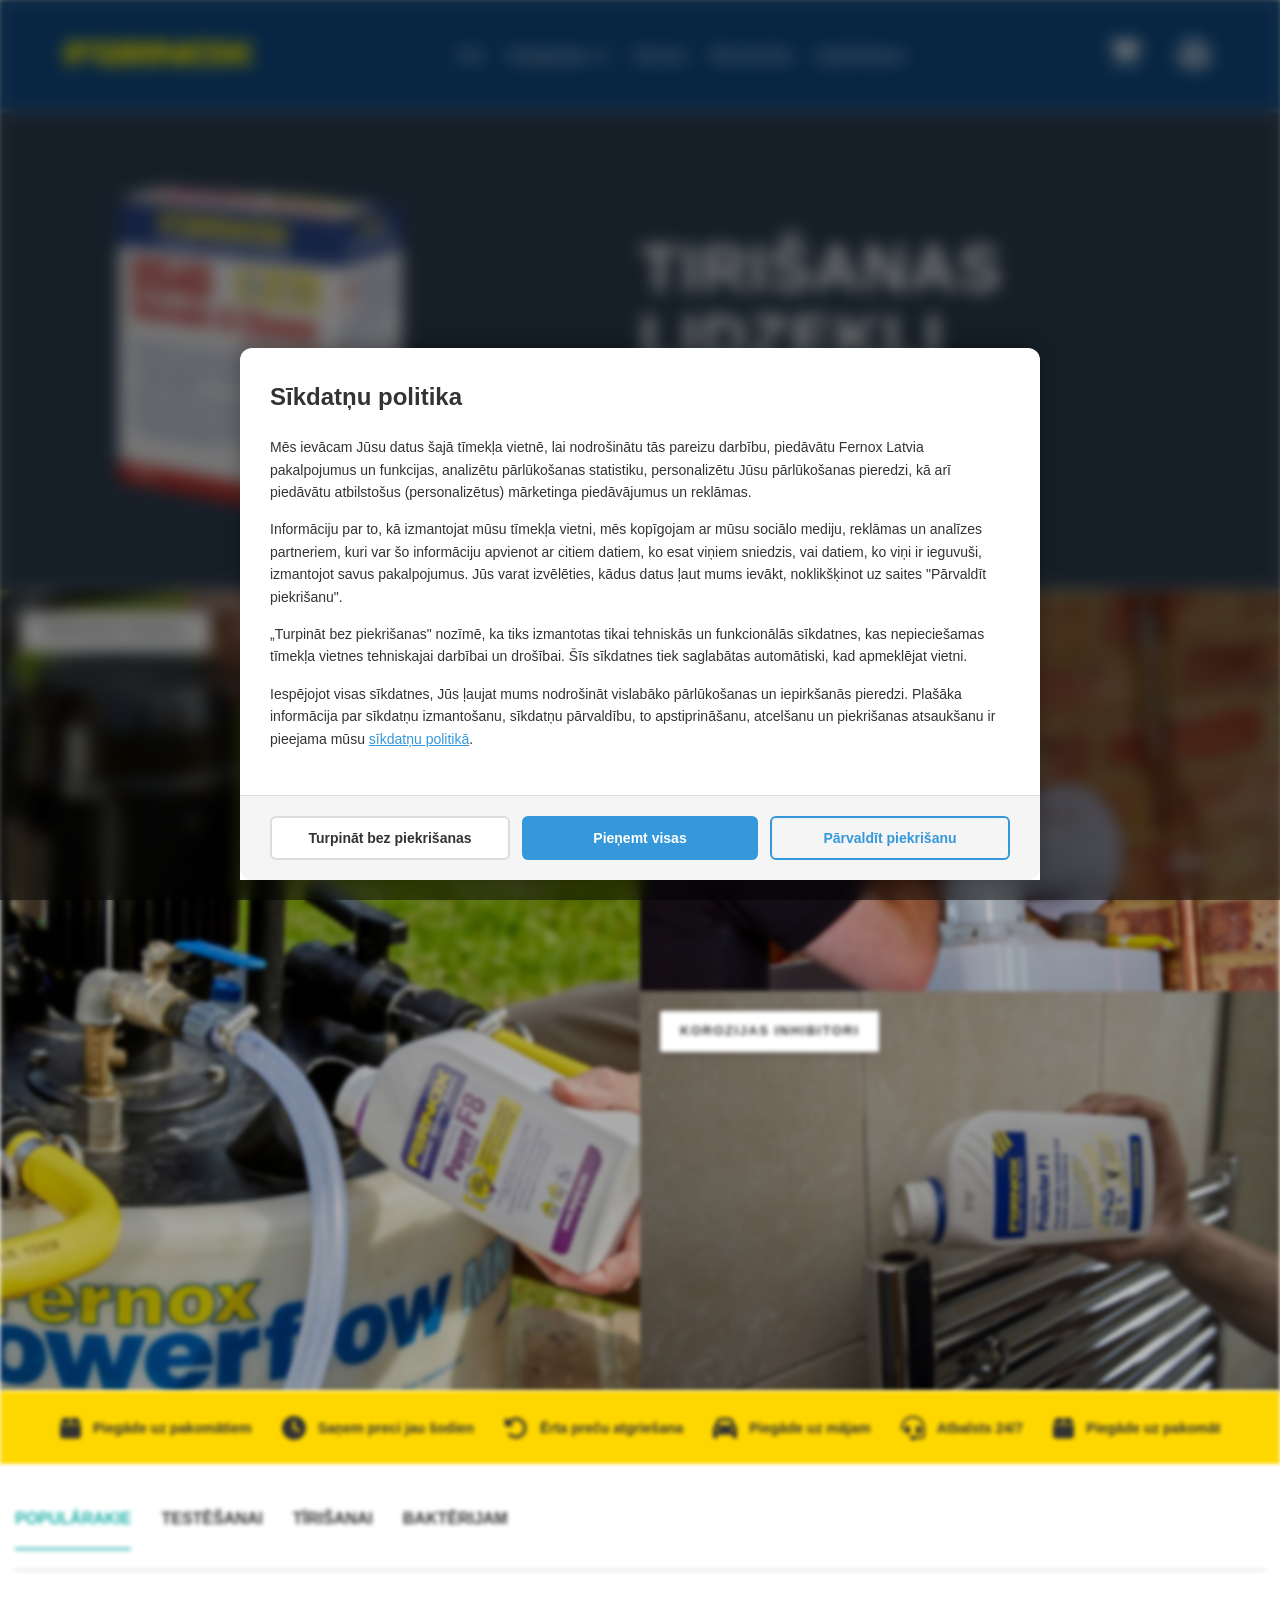
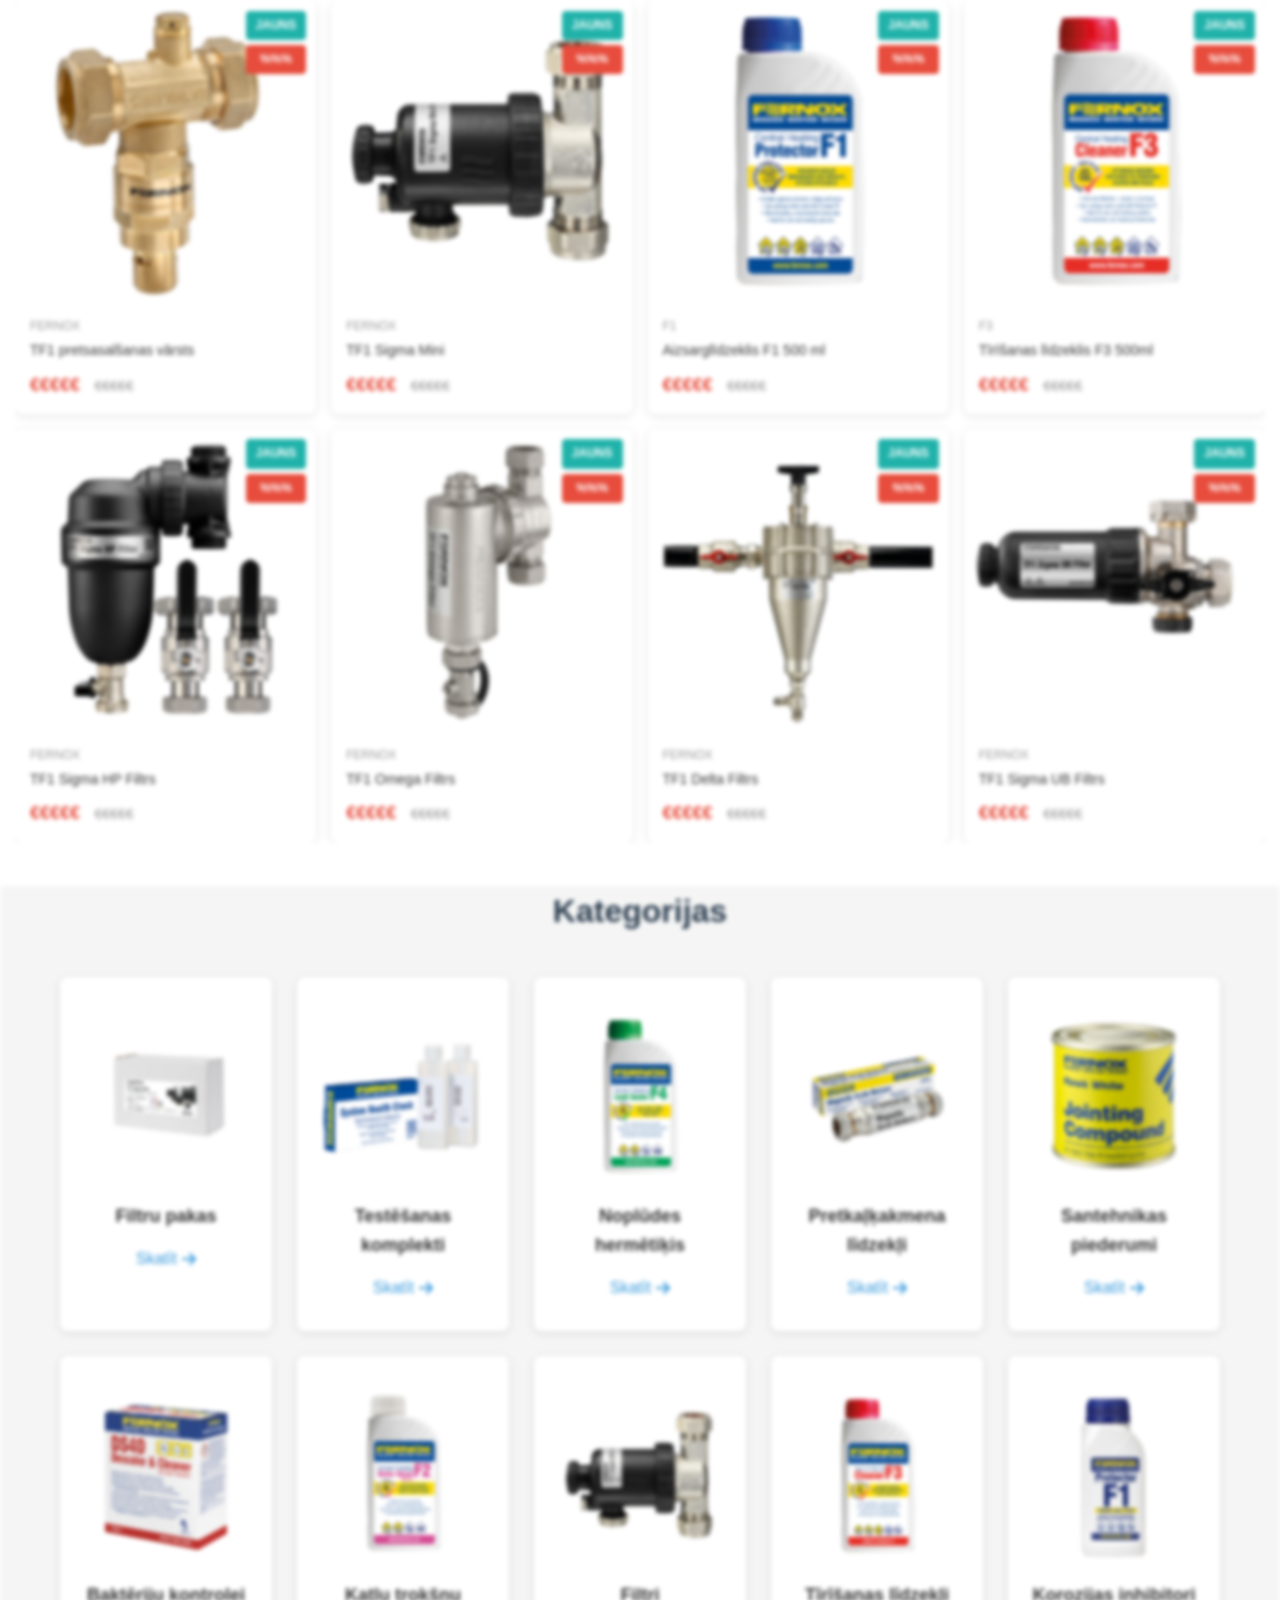
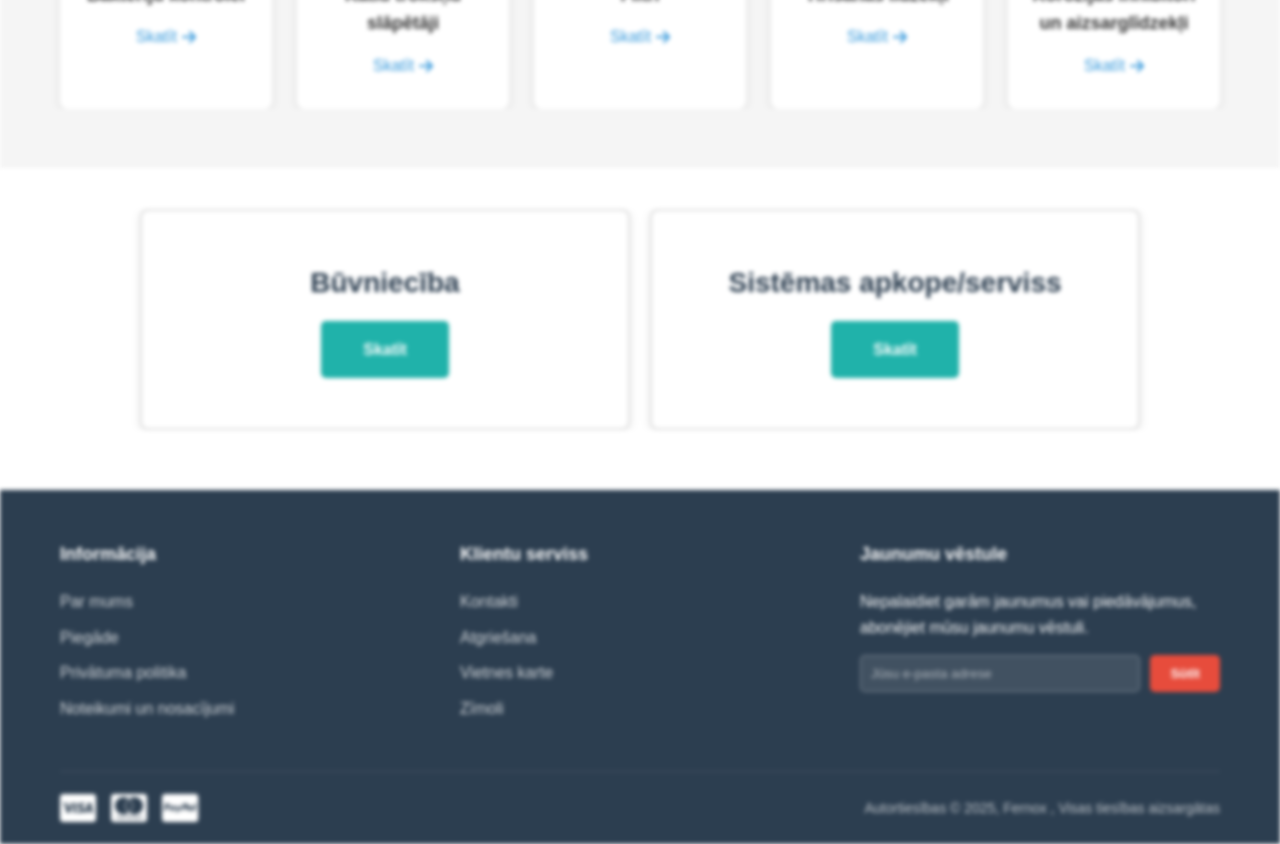
<file: index.html>
<!DOCTYPE html>
<html lang="en">
<head>
    <meta charset="UTF-8">
    <meta name="viewport" content="width=device-width, initial-scale=1.0">
    <title>Fernox Latvia</title>
    <link rel="stylesheet" href="styles.css">
    <link rel="stylesheet" href="https://cdnjs.cloudflare.com/ajax/libs/font-awesome/6.4.0/css/all.min.css">
</head>
<body>
    <!-- Header -->
    <header class="header">
        <div class="main-header">
            <div class="container">
                <div class="header-content">
                    <div class="logo">
                        <img src="fernox.png" alt="Fernox Latvia" class="logo-image">
                    </div>
                    
                    <nav class="main-nav">
                        <ul>
                            <li><a href="under-construction.html">Visi</a></li>
                            <li class="has-dropdown">
                                <a href="under-construction.html">Kategorijas <i class="fas fa-chevron-down"></i></a>
                                <ul class="dropdown">
                                    <li><a href="category-tirisanas-lidzekli.html">Tīrīšanas līdzekļi</a></li>
                                    <li><a href="under-construction.html">Filtri</a></li>
                                    <li><a href="under-construction.html">Korozijas inhibitori</a></li>
                                </ul>
                            </li>
                            <li><a href="under-construction.html">Serviss</a></li>
                            <li><a href="under-construction.html">Būvniecība</a></li>
                            <li><a href="under-construction.html">Izpārdošana</a></li>
                        </ul>
                    </nav>
                    
                    <div class="header-actions">
                        <div class="cart-icon">
                            <i class="fas fa-shopping-cart"></i>
                        </div>
                        <div class="compare-icon">
                            <i class="fas fa-balance-scale"></i>
                        </div>
                        <div class="header-menu-dropdown-wrapper">
                            <button class="header-menu-toggle">
                                <i class="fas fa-bars"></i>
                            </button>
                            <div class="header-menu-dropdown">
                                <ul>
                                    <li><a href="under-construction.html">Visi</a></li>
                                    <li><a href="under-construction.html">Kategorijas</a></li>
                                    <li><a href="under-construction.html">Serviss</a></li>
                                    <li><a href="under-construction.html">Būvniecība</a></li>
                                    <li><a href="under-construction.html">Izpārdošana</a></li>
                                </ul>
                            </div>
                        </div>
                    </div>
                </div>
            </div>
        </div>
    </header>

    <!-- Hero Banner Section -->
    <section class="hero-banner-section">
        <div class="container">
            <div class="hero-carousel-wrapper">
                <div class="hero-carousel-track">
                    <div class="hero-slide">
                        <div class="hero-banner">
                            <div class="hero-image">
                                <img src="2kg.png" alt="Tīrīšanas līdzekļi">
                            </div>
                            <div class="hero-text">
                                <h3>TIRIŠANAS LIDZEKĻI</h3>
                                <div class="hero-buttons">
                                    <a href="under-construction.html" class="btn btn-secondary">Uzzināt vairāk</a>
                                    <a href="under-construction.html" class="btn btn-primary">Iepirkties tagad</a>
                                </div>
                            </div>
                        </div>
                    </div>
                    <div class="hero-slide">
                        <div class="hero-banner">
                            <div class="hero-image">
                                <img src="filtri.png" alt="Visu veidu filtri">
                            </div>
                            <div class="hero-text">
                                <h3>Visu veidu filtri</h3>
                                <div class="hero-buttons">
                                    <a href="under-construction.html" class="btn btn-secondary">Uzzināt vairāk</a>
                                    <a href="under-construction.html" class="btn btn-primary">Iepirkties tagad</a>
                                </div>
                            </div>
                        </div>
                    </div>
                    <div class="hero-slide">
                        <div class="hero-banner">
                            <div class="hero-image hero-image-express">
                                <img src="express.png" alt="Express">
                            </div>
                            <div class="hero-text">
                                <h3>Express <span style="white-space: nowrap;">400 ml</span> klāsts</h3>
                                <div class="hero-buttons">
                                    <a href="under-construction.html" class="btn btn-secondary">Uzzināt vairāk</a>
                                    <a href="under-construction.html" class="btn btn-primary">Iepirkties tagad</a>
                                </div>
                            </div>
                        </div>
                    </div>
                </div>
            </div>
        </div>
    </section>

    <!-- Product Categories Grid Section -->
    <section class="categories-grid-section">
        <div class="categories-grid">
            <a href="category-tirisanas-lidzekli.html" style="text-decoration: none; color: inherit;">
                <div class="category-card-large">
                    <div class="category-image">
                        <img src="kategorijasbilde.jpg" alt="Tīrīšanas īdzekļi">
                        <div class="category-label">Tīrīšanas īdzekļi</div>
                    </div>
                </div>
            </a>
            <div class="category-cards-right">
                <div class="category-card-small">
                    <div class="category-image">
                        <img src="filtrs.jpg" alt="Filtri">
                        <div class="category-label">Filtri</div>
                    </div>
                </div>
                <div class="category-card-small">
                    <div class="category-image">
                        <img src="inhabitators.jpg" alt="Korozijas inhibitori">
                        <div class="category-label">Korozijas inhibitori</div>
                    </div>
                </div>
            </div>
        </div>
    </section>

    <!-- Service Features Banner -->
    <section class="service-features-banner">
        <div class="container">
            <div class="features-slider-wrapper">
                <div class="features-grid features-slider">
                    <div class="feature-item">
                        <div class="feature-icon">
                            <i class="fas fa-box"></i>
                        </div>
                        <span class="feature-text">Piegāde uz pakomātiem</span>
                    </div>
                    <div class="feature-item">
                        <div class="feature-icon">
                            <i class="fas fa-clock"></i>
                        </div>
                        <span class="feature-text">Saņem preci jau šodien</span>
                    </div>
                    <div class="feature-item">
                        <div class="feature-icon">
                            <i class="fas fa-undo-alt"></i>
                        </div>
                        <span class="feature-text">Ērta preču atgriešana</span>
                    </div>
                    <div class="feature-item">
                        <div class="feature-icon">
                            <i class="fas fa-car"></i>
                        </div>
                        <span class="feature-text">Piegāde uz mājam</span>
                    </div>
                    <div class="feature-item">
                        <div class="feature-icon">
                            <i class="fas fa-headset"></i>
                        </div>
                        <span class="feature-text">Atbalsts 24/7</span>
                    </div>
                    <!-- Duplicates for seamless loop -->
                    <div class="feature-item">
                        <div class="feature-icon">
                            <i class="fas fa-box"></i>
                        </div>
                        <span class="feature-text">Piegāde uz pakomātiem</span>
                    </div>
                    <div class="feature-item">
                        <div class="feature-icon">
                            <i class="fas fa-clock"></i>
                        </div>
                        <span class="feature-text">Saņem preci jau šodien</span>
                    </div>
                    <div class="feature-item">
                        <div class="feature-icon">
                            <i class="fas fa-undo-alt"></i>
                        </div>
                        <span class="feature-text">Ērta preču atgriešana</span>
                    </div>
                    <div class="feature-item">
                        <div class="feature-icon">
                            <i class="fas fa-car"></i>
                        </div>
                        <span class="feature-text">Piegāde uz mājam</span>
                    </div>
                    <div class="feature-item">
                        <div class="feature-icon">
                            <i class="fas fa-headset"></i>
                        </div>
                        <span class="feature-text">Atbalsts 24/7</span>
                    </div>
                </div>
            </div>
        </div>
    </section>

    <!-- Featured Products Section -->
    <section class="products-section">
        <div class="container">
            <div class="products-nav-tabs">
                <button class="nav-tab active">Populārakie</button>
                <button class="nav-tab">Testēšanai</button>
                <button class="nav-tab">Tīrišanai</button>
                <button class="nav-tab">Baktērijam</button>
            </div>
            <div class="products-grid featured-products-grid">
                <div class="product-card">
                    <div class="product-badges">
                        <span class="badge new">JAUNS</span>
                        <span class="badge discount">%%%</span>
                    </div>
                    <div class="product-image">
                        <img src="TF1 pret_sasalšanas vārsts.jpg" alt="TF1 pret­sasalšanas vārsts">
                    </div>
                    <div class="product-info">
                        <p class="product-brand">Fernox</p>
                        <h3 class="product-name">TF1 pret­sasalšanas vārsts</h3>
                        <div class="product-price">
                            <span class="current-price">€€€€€</span>
                            <span class="old-price">€€€€€</span>
                        </div>
                    </div>
                </div>

                <a href="product-tf1-sigma-mini.html" style="text-decoration: none; color: inherit;">
                    <div class="product-card">
                        <div class="product-badges">
                            <span class="badge new">JAUNS</span>
                            <span class="badge discount">%%%</span>
                        </div>
                        <div class="product-image">
                            <img src="tf1.jpg" alt="TF1 Sigma Mini">
                        </div>
                        <div class="product-info">
                            <p class="product-brand">Fernox</p>
                            <h3 class="product-name">TF1 Sigma Mini</h3>
                            <div class="product-price">
                                <span class="current-price">€€€€€</span>
                                <span class="old-price">€€€€€</span>
                            </div>
                        </div>
                    </div>
                </a>

                <div class="product-card">
                    <div class="product-badges">
                        <span class="badge new">JAUNS</span>
                        <span class="badge discount">%%%</span>
                    </div>
                    <div class="product-image">
                        <img src="f1500ml.jpg" alt="Aizsarglīdzeklis F1 500 ml">
                    </div>
                    <div class="product-info">
                        <p class="product-brand">F1</p>
                        <h3 class="product-name">Aizsarglīdzeklis F1 500 ml</h3>
                        <div class="product-price">
                            <span class="current-price">€€€€€</span>
                            <span class="old-price">€€€€€</span>
                        </div>
                    </div>
                </div>

                <div class="product-card">
                    <div class="product-badges">
                        <span class="badge new">JAUNS</span>
                        <span class="badge discount">%%%</span>
                    </div>
                    <div class="product-image">
                        <img src="f3500ml.jpg" alt="Tīrīšanas līdzeklis F3 500ml">
                    </div>
                    <div class="product-info">
                        <p class="product-brand">F3</p>
                        <h3 class="product-name">Tīrīšanas līdzeklis F3 500ml</h3>
                        <div class="product-price">
                            <span class="current-price">€€€€€</span>
                            <span class="old-price">€€€€€</span>
                        </div>
                    </div>
                </div>

                <div class="product-card">
                    <div class="product-badges">
                        <span class="badge new">JAUNS</span>
                        <span class="badge discount">%%%</span>
                    </div>
                    <div class="product-image">
                        <img src="TF1SIGMA.jpg" alt="TF1 Sigma HP Filtrs">
                    </div>
                    <div class="product-info">
                        <p class="product-brand">Fernox</p>
                        <h3 class="product-name">TF1 Sigma HP Filtrs</h3>
                        <div class="product-price">
                            <span class="current-price">€€€€€</span>
                            <span class="old-price">€€€€€</span>
                        </div>
                    </div>
                </div>

                <div class="product-card">
                    <div class="product-badges">
                        <span class="badge new">JAUNS</span>
                        <span class="badge discount">%%%</span>
                    </div>
                    <div class="product-image">
                        <img src="omega.jpg" alt="TF1 Omega Filtrs">
                    </div>
                    <div class="product-info">
                        <p class="product-brand">Fernox</p>
                        <h3 class="product-name">TF1 Omega Filtrs</h3>
                        <div class="product-price">
                            <span class="current-price">€€€€€</span>
                            <span class="old-price">€€€€€</span>
                        </div>
                    </div>
                </div>

                <div class="product-card">
                    <div class="product-badges">
                        <span class="badge new">JAUNS</span>
                        <span class="badge discount">%%%</span>
                    </div>
                    <div class="product-image">
                        <img src="delta.jpg" alt="TF1 Delta Filtrs">
                    </div>
                    <div class="product-info">
                        <p class="product-brand">Fernox</p>
                        <h3 class="product-name">TF1 Delta Filtrs</h3>
                        <div class="product-price">
                            <span class="current-price">€€€€€</span>
                            <span class="old-price">€€€€€</span>
                        </div>
                    </div>
                </div>

                <div class="product-card">
                    <div class="product-badges">
                        <span class="badge new">JAUNS</span>
                        <span class="badge discount">%%%</span>
                    </div>
                    <div class="product-image">
                        <img src="sigmaub.jpg" alt="TF1 Sigma UB Filtrs">
                    </div>
                    <div class="product-info">
                        <p class="product-brand">Fernox</p>
                        <h3 class="product-name">TF1 Sigma UB Filtrs</h3>
                        <div class="product-price">
                            <span class="current-price">€€€€€</span>
                            <span class="old-price">€€€€€</span>
                        </div>
                    </div>
                </div>
            </div>
            <div class="carousel-dots">
                <span class="dot active"></span>
                <span class="dot"></span>
            </div>
        </div>
    </section>

    <!-- Category Grid -->
    <section class="category-section">
        <div class="container">
            <h2 class="section-title">Kategorijas</h2>
            <div class="category-grid">
                <div class="category-card">
                    <div class="category-icon">
                        <img src="paka.png" alt="Filtru pakas">
                    </div>
                    <h3>Filtru pakas</h3>
                    <a href="under-construction.html" class="category-link">Skatīt <i class="fas fa-arrow-right"></i></a>
                </div>
                <div class="category-card">
                    <div class="category-icon">
                        <img src="kit.png" alt="Testēšanas komplekti">
                    </div>
                    <h3>Testēšanas komplekti</h3>
                    <a href="under-construction.html" class="category-link">Skatīt <i class="fas fa-arrow-right"></i></a>
                </div>
                <div class="category-card">
                    <div class="category-icon">
                        <img src="sealer.png" alt="Noplūdes hermētiķis">
                    </div>
                    <h3>Noplūdes hermētiķis</h3>
                    <a href="under-construction.html" class="category-link">Skatīt <i class="fas fa-arrow-right"></i></a>
                </div>
                <div class="category-card">
                    <div class="category-icon">
                        <img src="pretakmens.png" alt="Pretkaļķakmena līdzekļi">
                    </div>
                    <h3>Pretkaļķakmena līdzekļi</h3>
                    <a href="under-construction.html" class="category-link">Skatīt <i class="fas fa-arrow-right"></i></a>
                </div>
                <div class="category-card">
                    <div class="category-icon">
                        <img src="santehnika.png" alt="Santehnikas piederumi">
                    </div>
                    <h3>Santehnikas piederumi</h3>
                    <a href="under-construction.html" class="category-link">Skatīt <i class="fas fa-arrow-right"></i></a>
                </div>
                <div class="category-card">
                    <div class="category-icon">
                        <img src="bakteriju.jpg" alt="Baktēriju kontrolei">
                    </div>
                    <h3>Baktēriju kontrolei</h3>
                    <a href="under-construction.html" class="category-link">Skatīt <i class="fas fa-arrow-right"></i></a>
                </div>
                <div class="category-card">
                    <div class="category-icon">
                        <img src="katls.png" alt="Katlu trokšņu slāpētāji">
                    </div>
                    <h3>Katlu trokšņu slāpētāji</h3>
                    <a href="under-construction.html" class="category-link">Skatīt <i class="fas fa-arrow-right"></i></a>
                </div>
                <div class="category-card">
                    <div class="category-icon">
                        <img src="filtri.png" alt="Filtri">
                    </div>
                    <h3>Filtri</h3>
                    <a href="under-construction.html" class="category-link">Skatīt <i class="fas fa-arrow-right"></i></a>
                </div>
                <div class="category-card">
                    <div class="category-icon">
                        <img src="f3500ml.jpg" alt="Tīrīšanas līdzekļi f3500ml">
                    </div>
                    <h3>Tīrīšanas līdzekļi</h3>
                    <a href="category-tirisanas-lidzekli.html" class="category-link">Skatīt <i class="fas fa-arrow-right"></i></a>
                </div>
                <div class="category-card">
                    <div class="category-icon">
                        <img src="aizsargs.png" alt="Korozijas inhibitori un aizsarglīdzekļi">
                    </div>
                    <h3>Korozijas inhibitori un aizsarglīdzekļi</h3>
                    <a href="under-construction.html" class="category-link">Skatīt <i class="fas fa-arrow-right"></i></a>
                </div>
            </div>
        </div>
    </section>

    <!-- Promotional Sections -->
    <section class="promo-sections">
        <div class="container">
            <div class="promo-grid">
                <div class="promo-card">
                    <h3>Būvniecība</h3>
                    <a href="under-construction.html" class="btn btn-primary">Skatīt</a>
                </div>
                <div class="promo-card">
                    <h3>Sistēmas apkope/serviss</h3>
                    <a href="under-construction.html" class="btn btn-primary">Skatīt</a>
                </div>
            </div>
        </div>
    </section>

    <!-- Footer -->
    <footer class="footer">
        <div class="container">
            <div class="footer-content">
                <div class="footer-section">
                    <h4>Informācija</h4>
                    <ul>
                        <li><a href="under-construction.html">Par mums</a></li>
                        <li><a href="under-construction.html">Piegāde</a></li>
                        <li><a href="under-construction.html">Privātuma politika</a></li>
                        <li><a href="under-construction.html">Noteikumi un nosacījumi</a></li>
                    </ul>
                </div>
                <div class="footer-section">
                    <h4>Klientu serviss</h4>
                    <ul>
                        <li><a href="under-construction.html">Kontakti</a></li>
                        <li><a href="under-construction.html">Atgriešana</a></li>
                        <li><a href="under-construction.html">Vietnes karte</a></li>
                        <li><a href="under-construction.html">Zīmoli</a></li>
                    </ul>
                </div>
                <div class="footer-section">
                    <h4>Jaunumu vēstule</h4>
                    <p>Nepalaidiet garām jaunumus vai piedāvājumus, abonējiet mūsu jaunumu vēstuli.</p>
                    <form class="newsletter-form">
                        <input type="email" placeholder="Jūsu e-pasta adrese">
                        <button type="submit">Sūtīt</button>
                    </form>
                </div>
            </div>
            <div class="footer-bottom">
                <div class="payment-methods">
                    <i class="fab fa-cc-visa"></i>
                    <i class="fab fa-cc-mastercard"></i>
                    <i class="fab fa-cc-paypal"></i>
                </div>
                <p class="copyright">Autortiesības © 2025, Fernox , Visas tiesības aizsargātas</p>
            </div>
        </div>
    </footer>

    <!-- Cookie Disclaimer Popup -->
    <div class="cookie-popup-overlay" id="cookieOverlay">
        <div class="cookie-popup">
            <div class="cookie-popup-content">
                <h3>Sīkdatņu politika</h3>
                <p>Mēs ievācam Jūsu datus šajā tīmekļa vietnē, lai nodrošinātu tās pareizu darbību, piedāvātu Fernox Latvia pakalpojumus un funkcijas, analizētu pārlūkošanas statistiku, personalizētu Jūsu pārlūkošanas pieredzi, kā arī piedāvātu atbilstošus (personalizētus) mārketinga piedāvājumus un reklāmas.</p>
                <p>Informāciju par to, kā izmantojat mūsu tīmekļa vietni, mēs kopīgojam ar mūsu sociālo mediju, reklāmas un analīzes partneriem, kuri var šo informāciju apvienot ar citiem datiem, ko esat viņiem sniedzis, vai datiem, ko viņi ir ieguvuši, izmantojot savus pakalpojumus. Jūs varat izvēlēties, kādus datus ļaut mums ievākt, noklikšķinot uz saites "Pārvaldīt piekrišanu".</p>
                <p>„Turpināt bez piekrišanas" nozīmē, ka tiks izmantotas tikai tehniskās un funkcionālās sīkdatnes, kas nepieciešamas tīmekļa vietnes tehniskajai darbībai un drošībai. Šīs sīkdatnes tiek saglabātas automātiski, kad apmeklējat vietni.</p>
                <p>Iespējojot visas sīkdatnes, Jūs ļaujat mums nodrošināt vislabāko pārlūkošanas un iepirkšanās pieredzi. Plašāka informācija par sīkdatņu izmantošanu, sīkdatņu pārvaldību, to apstiprināšanu, atcelšanu un piekrišanas atsaukšanu ir pieejama mūsu <a href="under-construction.html" class="cookie-link">sīkdatņu politikā</a>.</p>
            </div>
            <div class="cookie-popup-buttons">
                <button class="cookie-btn cookie-btn-secondary" id="cookieReject">Turpināt bez piekrišanas</button>
                <button class="cookie-btn cookie-btn-primary" id="cookieAccept">Pieņemt visas</button>
                <button class="cookie-btn cookie-btn-manage" id="cookieManage">Pārvaldīt piekrišanu</button>
            </div>
        </div>
    </div>

    <script src="script.js"></script>
</body>
</html>
</file>
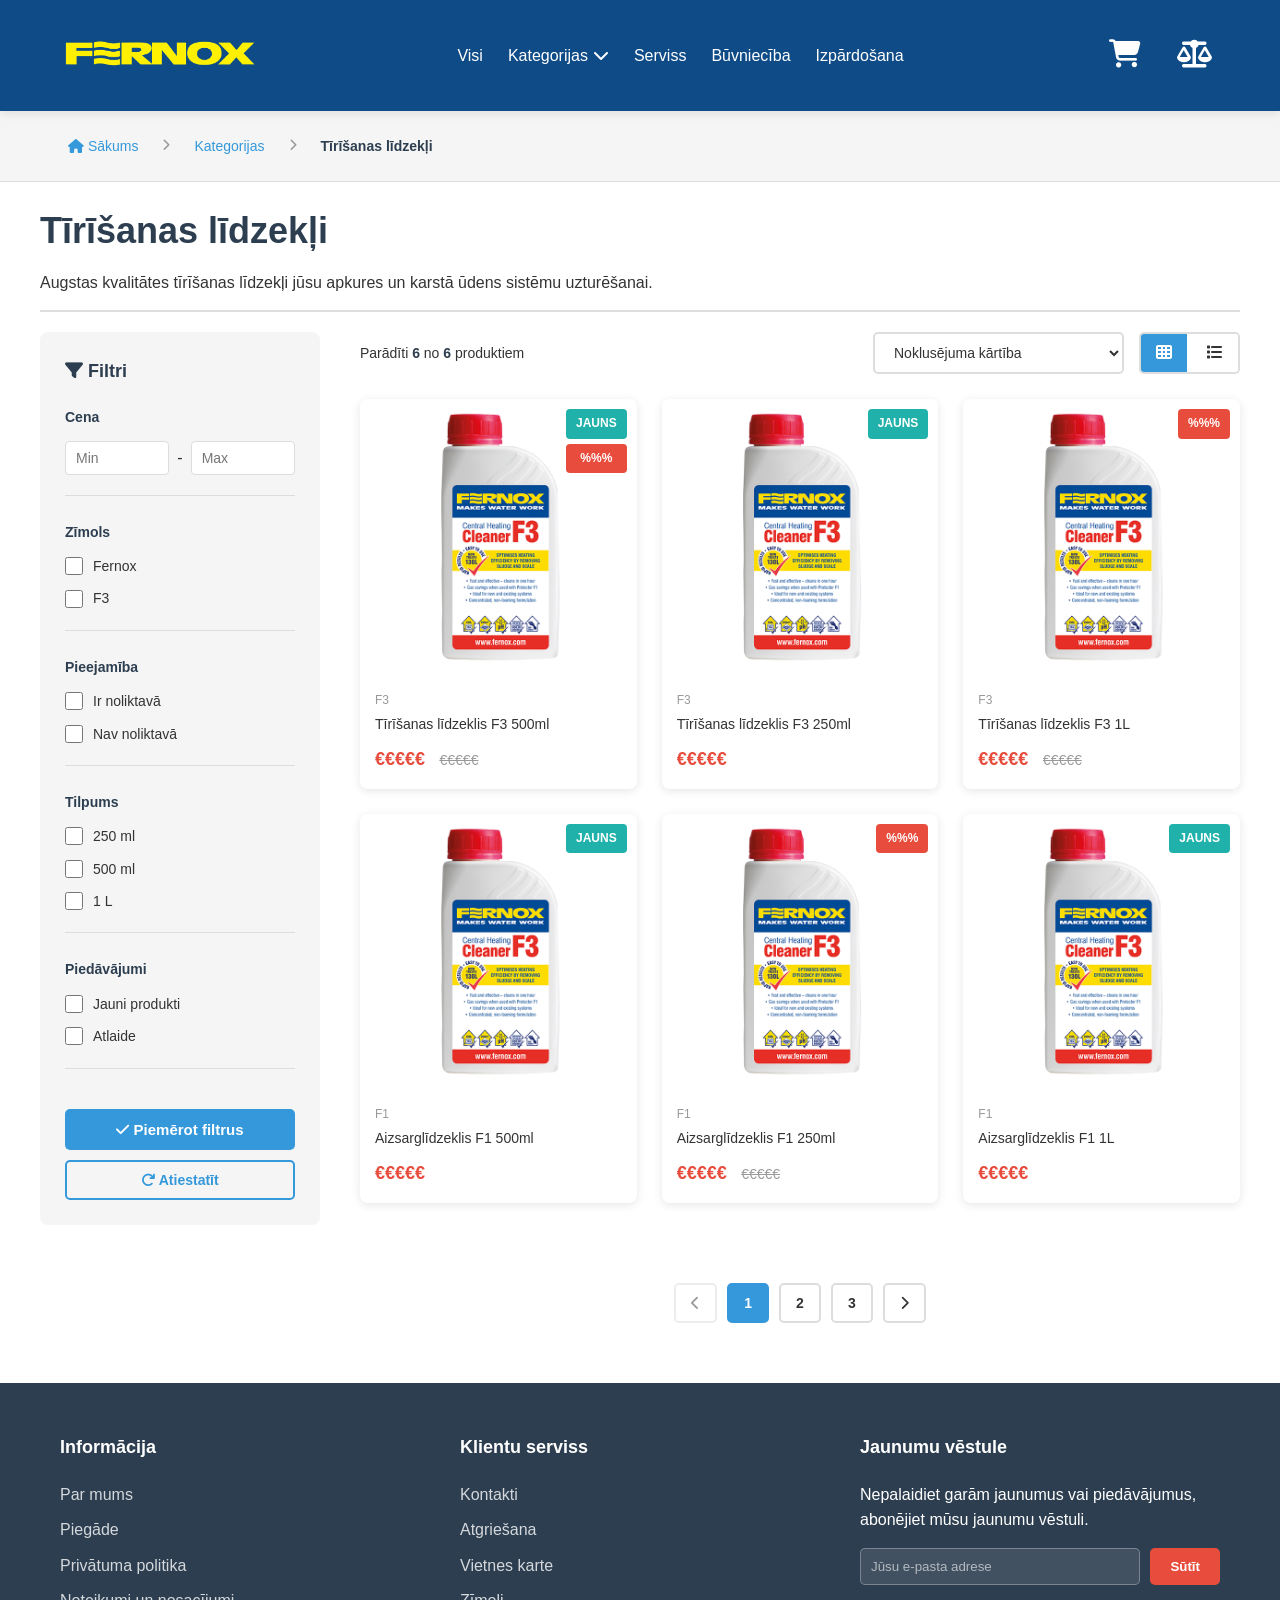
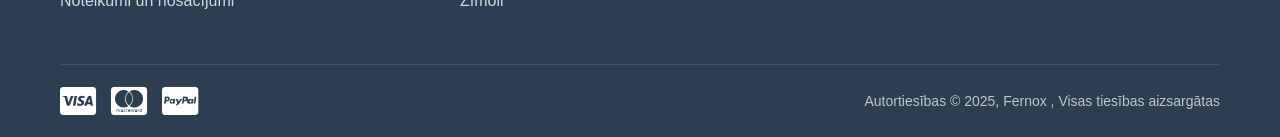
<file: category-tirisanas-lidzekli.html>
<!DOCTYPE html>
<html lang="lv">
<head>
    <meta charset="UTF-8">
    <meta name="viewport" content="width=device-width, initial-scale=1.0">
    <title>Tīrīšanas līdzekļi - Fernox Latvia</title>
    <link rel="stylesheet" href="styles.css">
    <link rel="stylesheet" href="https://cdnjs.cloudflare.com/ajax/libs/font-awesome/6.4.0/css/all.min.css">
    <style>
        .category-page {
            padding: 20px 0 60px 0;
            background: var(--white);
        }

        .category-page .container {
            max-width: 1600px;
            padding: 0 40px;
        }

        .breadcrumb-section {
            padding: 20px 0;
            background: var(--light-gray);
            border-bottom: 1px solid var(--border-color);
        }

        .breadcrumb {
            display: flex;
            align-items: center;
            gap: 12px;
            font-size: 14px;
            flex-wrap: wrap;
        }

        .breadcrumb a {
            color: var(--secondary-color);
            text-decoration: none;
            font-weight: 500;
            transition: color 0.3s;
            padding: 4px 8px;
            border-radius: 4px;
        }

        .breadcrumb a:hover {
            color: var(--primary-color);
            background: rgba(52, 152, 219, 0.1);
            text-decoration: none;
        }

        .breadcrumb span.separator {
            color: #999;
            font-size: 12px;
            margin: 0 4px;
        }

        .breadcrumb span.current {
            color: var(--primary-color);
            font-weight: 600;
            padding: 4px 8px;
        }

        .category-header {
            margin: 0 0 20px 0;
            padding-bottom: 15px;
            border-bottom: 2px solid var(--border-color);
        }

        .category-header h1 {
            font-size: 36px;
            color: var(--primary-color);
            margin-bottom: 10px;
            font-weight: 700;
        }

        .category-header p {
            font-size: 16px;
            color: var(--text-color);
            line-height: 1.6;
        }

        .category-content-wrapper {
            display: grid;
            grid-template-columns: 280px 1fr;
            gap: 40px;
            margin-top: 0;
        }

        /* Filters Sidebar */
        .filters-sidebar {
            background: var(--light-gray);
            padding: 25px;
            border-radius: 8px;
            height: fit-content;
            position: sticky;
            top: 100px;
        }

        .filters-sidebar h3 {
            font-size: 18px;
            color: var(--primary-color);
            margin-bottom: 20px;
            font-weight: 600;
        }

        .filters-sidebar .close-filters {
            display: none;
        }

        .filter-group {
            margin-bottom: 25px;
            padding-bottom: 20px;
            border-bottom: 1px solid var(--border-color);
        }

        .filter-group:last-child {
            border-bottom: none;
            margin-bottom: 0;
            padding-bottom: 0;
        }

        .filter-group label {
            display: block;
            font-size: 14px;
            font-weight: 600;
            color: var(--primary-color);
            margin-bottom: 12px;
        }

        .filter-options {
            display: flex;
            flex-direction: column;
            gap: 10px;
        }

        @media (max-width: 1024px) {
            .filters-sidebar .filter-group {
                margin-bottom: 10px;
                padding-bottom: 8px;
            }

            .filters-sidebar .filter-group label {
                font-size: 12px;
                margin-bottom: 6px;
            }

            .filters-sidebar .filter-options {
                gap: 6px;
            }

            .filters-sidebar .filter-option {
                gap: 6px;
            }

            .filters-sidebar .filter-option label {
                font-size: 12px;
            }

            .filters-sidebar .filter-apply-btn,
            .filters-sidebar .filter-reset-btn {
                padding: 8px;
                font-size: 13px;
                margin-top: 8px;
            }

            .filters-sidebar .filter-reset-btn {
                margin-top: 6px;
            }

            .filters-sidebar .filter-price-range {
                gap: 4px;
            }

            .filters-sidebar .filter-price-range input {
                padding: 5px 6px;
                font-size: 12px;
                min-width: 0;
                flex: 1 1 0;
            }

            .filters-sidebar .filter-price-range span {
                flex-shrink: 0;
                font-size: 12px;
                color: var(--text-color);
            }
            
            .filters-sidebar .filter-option input[type="checkbox"] {
                width: 16px;
                height: 16px;
                flex-shrink: 0;
            }
        }

        .filter-option {
            display: flex;
            align-items: center;
            gap: 10px;
        }

        .filter-option input[type="checkbox"],
        .filter-option input[type="radio"] {
            width: 18px;
            height: 18px;
            cursor: pointer;
            accent-color: var(--secondary-color);
        }

        .filter-option label {
            font-size: 14px;
            font-weight: 400;
            color: var(--text-color);
            cursor: pointer;
            margin: 0;
            flex: 1;
        }

        .filter-price-range {
            display: flex;
            gap: 8px;
            align-items: center;
        }

        .filter-price-range input {
            flex: 1;
            padding: 8px 10px;
            border: 1px solid var(--border-color);
            border-radius: 4px;
            font-size: 14px;
            min-width: 0;
            width: 100%;
        }

        .filter-apply-btn {
            width: 100%;
            padding: 12px;
            background: var(--secondary-color);
            color: var(--white);
            border: none;
            border-radius: 5px;
            font-size: 15px;
            font-weight: 600;
            cursor: pointer;
            transition: all 0.3s;
            margin-top: 15px;
        }

        .filter-apply-btn:hover {
            background: #2980b9;
            transform: translateY(-2px);
            box-shadow: var(--shadow-hover);
        }

        .filter-reset-btn {
            width: 100%;
            padding: 10px;
            background: transparent;
            color: var(--secondary-color);
            border: 2px solid var(--secondary-color);
            border-radius: 5px;
            font-size: 14px;
            font-weight: 600;
            cursor: pointer;
            transition: all 0.3s;
            margin-top: 10px;
        }

        .filter-reset-btn:hover {
            background: var(--secondary-color);
            color: var(--white);
        }

        /* Products Section */
        .products-section-header {
            display: flex;
            justify-content: space-between;
            align-items: center;
            margin-bottom: 25px;
            flex-wrap: wrap;
            gap: 15px;
        }

        .products-count {
            font-size: 14px;
            color: var(--text-color);
        }

        .products-count strong {
            color: var(--primary-color);
        }

        .sort-filter-bar {
            display: flex;
            gap: 15px;
            align-items: center;
            flex-wrap: wrap;
        }

        .sort-select {
            padding: 10px 15px;
            border: 2px solid var(--border-color);
            border-radius: 5px;
            font-size: 14px;
            background: var(--white);
            color: var(--text-color);
            cursor: pointer;
            transition: border-color 0.3s;
        }

        .sort-select:hover,
        .sort-select:focus {
            border-color: var(--secondary-color);
            outline: none;
        }

        .view-toggle {
            display: flex;
            gap: 5px;
            border: 2px solid var(--border-color);
            border-radius: 5px;
            overflow: hidden;
        }

        .view-toggle button {
            padding: 10px 15px;
            background: var(--white);
            border: none;
            cursor: pointer;
            color: var(--text-color);
            transition: all 0.3s;
            font-size: 16px;
        }

        .view-toggle button.active {
            background: var(--secondary-color);
            color: var(--white);
        }

        .view-toggle button:hover {
            background: var(--light-gray);
        }

        .view-toggle button.active:hover {
            background: #2980b9;
        }

        .products-grid {
            display: grid;
            grid-template-columns: repeat(auto-fill, minmax(250px, 1fr));
            gap: 25px;
            margin-bottom: 40px;
        }

        /* Pagination */
        .pagination {
            display: flex;
            justify-content: center;
            align-items: center;
            gap: 10px;
            margin: 40px 0 0 0;
            padding: 0;
            flex-wrap: wrap;
            width: auto;
            text-align: center;
            box-sizing: border-box;
        }

        .products-content {
            display: flex;
            flex-direction: column;
            align-items: stretch;
            width: 100%;
        }

        .pagination button,
        .pagination a {
            padding: 10px 15px;
            border: 2px solid var(--border-color);
            background: var(--white);
            color: var(--text-color);
            border-radius: 5px;
            text-decoration: none;
            font-size: 14px;
            font-weight: 600;
            cursor: pointer;
            transition: all 0.3s;
            min-width: 40px;
            text-align: center;
        }

        .pagination button:hover,
        .pagination a:hover {
            border-color: var(--secondary-color);
            background: var(--secondary-color);
            color: var(--white);
        }

        .pagination button.active,
        .pagination a.active {
            background: var(--secondary-color);
            color: var(--white);
            border-color: var(--secondary-color);
        }

        .pagination button:disabled {
            opacity: 0.5;
            cursor: not-allowed;
        }

        .pagination button:disabled:hover {
            background: var(--white);
            color: var(--text-color);
            border-color: var(--border-color);
        }

        /* Mobile Filters Toggle */
        .mobile-filters-toggle {
            display: none;
            width: 100%;
            padding: 12px 20px;
            background: var(--secondary-color);
            color: var(--white);
            border: none;
            border-radius: 5px;
            font-size: 15px;
            font-weight: 600;
            cursor: pointer;
            margin-bottom: 20px;
            transition: all 0.3s;
            position: relative;
            z-index: 100;
        }

        .mobile-filters-toggle:hover {
            background: #2980b9;
        }

        .mobile-filters-toggle i {
            margin-right: 8px;
        }

        .mobile-filters-overlay {
            display: none;
            position: fixed;
            top: 0;
            left: 0;
            width: 100%;
            height: 100%;
            background: rgba(0, 0, 0, 0.5);
            z-index: 10000;
            opacity: 0;
            transition: opacity 0.3s ease;
        }

        .mobile-filters-overlay.active {
            display: block;
            opacity: 1;
        }

        @media (max-width: 1024px) {
            .category-page .container {
                padding: 0 20px;
            }

            .category-content-wrapper {
                grid-template-columns: 1fr;
                gap: 30px;
            }

             .filters-sidebar {
                 position: fixed;
                 top: max(2cm, 20px);
                 bottom: auto;
                 left: 50%;
                 transform: translateX(-50%) scale(0.9);
                 width: min(90vw, 400px, calc(100vw - 20px));
                 max-width: calc(100vw - 20px);
                 height: auto;
                 max-height: calc(100vh - max(2cm, 20px) - 20px);
                 margin: 0;
                 background: var(--white);
                 padding: 15px;
                 border-radius: 12px;
                 z-index: 10001;
                 overflow-y: visible;
                 overflow-x: hidden;
                 opacity: 0;
                 visibility: hidden;
                 transition: all 0.3s ease;
                 box-shadow: 0 10px 40px rgba(0, 0, 0, 0.3);
                 display: flex;
                 flex-direction: column;
                 box-sizing: border-box;
             }

            .filters-sidebar.active {
                opacity: 1;
                visibility: visible;
                transform: translateX(-50%) scale(1);
            }
            
            /* Ensure filters sidebar doesn't exceed viewport on small devices */
            @media (max-height: 700px) {
                .filters-sidebar {
                    padding: 12px;
                    top: max(2cm, 20px);
                    max-height: calc(100vh - max(2cm, 20px) - 20px);
                }
                
                .filters-sidebar .filter-group {
                    margin-bottom: 8px;
                    padding-bottom: 6px;
                }
                
                .filters-sidebar .filter-options {
                    gap: 5px;
                }
            }
            
            @media (max-height: 600px) {
                .filters-sidebar {
                    padding: 10px;
                    top: max(2cm, 20px);
                    max-height: calc(100vh - max(2cm, 20px) - 20px);
                }
                
                .filters-sidebar .filter-group {
                    margin-bottom: 6px;
                    padding-bottom: 5px;
                }
                
                .filters-sidebar .filter-group label {
                    font-size: 11px;
                    margin-bottom: 4px;
                }
                
                .filters-sidebar .filter-options {
                    gap: 4px;
                }
                
                .filters-sidebar .filter-option label {
                    font-size: 11px;
                }
                
                .filters-sidebar .filter-apply-btn,
                .filters-sidebar .filter-reset-btn {
                    padding: 6px;
                    font-size: 12px;
                    margin-top: 6px;
                }
            }
            
            @media (max-height: 500px) {
                .filters-sidebar {
                    padding: 8px;
                    top: max(2cm, 20px);
                    max-height: calc(100vh - max(2cm, 20px) - 20px);
                }
                
                .filters-sidebar .filter-group {
                    margin-bottom: 5px;
                    padding-bottom: 4px;
                }
                
                .filters-sidebar .filter-group label {
                    font-size: 10px;
                    margin-bottom: 3px;
                }
                
                .filters-sidebar .filter-options {
                    gap: 3px;
                }
                
                .filters-sidebar .filter-option label {
                    font-size: 10px;
                }
                
                .filters-sidebar .filter-apply-btn,
                .filters-sidebar .filter-reset-btn {
                    padding: 5px;
                    font-size: 11px;
                    margin-top: 5px;
                }
            }
            
            @media (max-width: 480px) {
                .filters-sidebar {
                    width: min(95vw, calc(100vw - 10px));
                    padding: 15px;
                }
            }

            .filters-sidebar h3 {
                display: flex;
                justify-content: space-between;
                align-items: center;
                margin-bottom: 10px;
                padding-bottom: 8px;
                border-bottom: 2px solid var(--border-color);
                font-size: 15px;
            }

            .filters-sidebar .close-filters {
                display: flex;
                background: none;
                border: none;
                font-size: 24px;
                color: var(--text-color);
                cursor: pointer;
                padding: 0;
                width: 30px;
                height: 30px;
                align-items: center;
                justify-content: center;
                border-radius: 50%;
                transition: all 0.3s;
                flex-shrink: 0;
            }

            .filters-sidebar .close-filters:hover {
                background: var(--light-gray);
                color: var(--primary-color);
            }

            .mobile-filters-toggle {
                display: block;
            }

            .products-grid {
                grid-template-columns: repeat(auto-fill, minmax(200px, 1fr));
                gap: 20px;
            }
        }

        @media (max-width: 768px) {
            .category-header h1 {
                font-size: 28px;
            }

            .products-section-header {
                flex-direction: column;
                align-items: flex-start;
            }

            .products-grid {
                grid-template-columns: repeat(auto-fill, minmax(160px, 1fr));
                gap: 15px;
            }

            .view-toggle {
                width: 100%;
            }

            .view-toggle button {
                flex: 1;
            }
        }

        /* Shopify integration classes */
        .shopify-collection-id {
            display: none;
        }
    </style>
</head>
<body>
    <!-- Header -->
    <header class="header">
        <div class="main-header">
            <div class="container">
                <div class="header-content">
                    <div class="logo">
                        <a href="index.html">
                            <img src="fernox.png" alt="Fernox Latvia" class="logo-image">
                        </a>
                    </div>
                    
                    <nav class="main-nav">
                        <ul>
                            <li><a href="index.html">Visi</a></li>
                            <li class="has-dropdown">
                                <a href="under-construction.html">Kategorijas <i class="fas fa-chevron-down"></i></a>
                                <ul class="dropdown">
                                    <li><a href="category-tirisanas-lidzekli.html">Tīrīšanas līdzekļi</a></li>
                                    <li><a href="under-construction.html">Filtri</a></li>
                                    <li><a href="under-construction.html">Korozijas inhibitori</a></li>
                                </ul>
                            </li>
                            <li><a href="under-construction.html">Serviss</a></li>
                            <li><a href="under-construction.html">Būvniecība</a></li>
                            <li><a href="under-construction.html">Izpārdošana</a></li>
                        </ul>
                    </nav>
                    
                    <div class="header-actions">
                        <div class="cart-icon">
                            <i class="fas fa-shopping-cart"></i>
                        </div>
                        <div class="compare-icon">
                            <i class="fas fa-balance-scale"></i>
                        </div>
                    </div>
                </div>
            </div>
        </div>
    </header>

    <!-- Breadcrumb -->
    <section class="breadcrumb-section">
        <div class="container">
            <div class="breadcrumb">
                <a href="index.html">
                    <i class="fas fa-home"></i> Sākums
                </a>
                <span class="separator">
                    <i class="fas fa-chevron-right"></i>
                </span>
                <a href="under-construction.html">Kategorijas</a>
                <span class="separator">
                    <i class="fas fa-chevron-right"></i>
                </span>
                <span class="current">Tīrīšanas līdzekļi</span>
            </div>
        </div>
    </section>

    <!-- Category Page -->
    <section class="category-page">
        <div class="container">
            <div class="category-header">
                <h1>Tīrīšanas līdzekļi</h1>
                <p>
                    Augstas kvalitātes tīrīšanas līdzekļi jūsu apkures un karstā ūdens sistēmu uzturēšanai.
                </p>
            </div>

            <!-- Shopify Collection ID (hidden, for integration) -->
            <div class="shopify-collection-id" data-shopify-collection-id="TIRISANAS-LIDZEKLI"></div>

            <button class="mobile-filters-toggle" onclick="toggleMobileFilters()">
                <i class="fas fa-filter"></i> Filtri
            </button>

            <!-- Mobile Filters Overlay -->
            <div class="mobile-filters-overlay" id="filtersOverlay" onclick="closeMobileFilters()"></div>

            <div class="category-content-wrapper">
                <!-- Filters Sidebar -->
                <aside class="filters-sidebar" id="filtersSidebar">
                    <h3>
                        <span><i class="fas fa-filter"></i> Filtri</span>
                        <button class="close-filters" onclick="closeMobileFilters()" aria-label="Close filters">
                            <i class="fas fa-times"></i>
                        </button>
                    </h3>

                    <!-- Price Filter -->
                    <div class="filter-group">
                        <label>Cena</label>
                        <div class="filter-price-range">
                            <input type="number" id="minPrice" placeholder="Min" min="0">
                            <span>-</span>
                            <input type="number" id="maxPrice" placeholder="Max" min="0">
                        </div>
                    </div>

                    <!-- Brand Filter -->
                    <div class="filter-group">
                        <label>Zīmols</label>
                        <div class="filter-options">
                            <div class="filter-option">
                                <input type="checkbox" id="brand-fernox" name="brand" value="fernox" data-shopify-filter="vendor">
                                <label for="brand-fernox">Fernox</label>
                            </div>
                            <div class="filter-option">
                                <input type="checkbox" id="brand-f3" name="brand" value="f3" data-shopify-filter="vendor">
                                <label for="brand-f3">F3</label>
                            </div>
                        </div>
                    </div>

                    <!-- Availability Filter -->
                    <div class="filter-group">
                        <label>Pieejamība</label>
                        <div class="filter-options">
                            <div class="filter-option">
                                <input type="checkbox" id="availability-in-stock" name="availability" value="in-stock" data-shopify-filter="availability">
                                <label for="availability-in-stock">Ir noliktavā</label>
                            </div>
                            <div class="filter-option">
                                <input type="checkbox" id="availability-out-of-stock" name="availability" value="out-of-stock" data-shopify-filter="availability">
                                <label for="availability-out-of-stock">Nav noliktavā</label>
                            </div>
                        </div>
                    </div>

                    <!-- Volume Filter -->
                    <div class="filter-group">
                        <label>Tilpums</label>
                        <div class="filter-options">
                            <div class="filter-option">
                                <input type="checkbox" id="volume-250ml" name="volume" value="250ml" data-shopify-filter="volume">
                                <label for="volume-250ml">250 ml</label>
                            </div>
                            <div class="filter-option">
                                <input type="checkbox" id="volume-500ml" name="volume" value="500ml" data-shopify-filter="volume">
                                <label for="volume-500ml">500 ml</label>
                            </div>
                            <div class="filter-option">
                                <input type="checkbox" id="volume-1l" name="volume" value="1l" data-shopify-filter="volume">
                                <label for="volume-1l">1 L</label>
                            </div>
                        </div>
                    </div>

                    <!-- Badge Filter -->
                    <div class="filter-group">
                        <label>Piedāvājumi</label>
                        <div class="filter-options">
                            <div class="filter-option">
                                <input type="checkbox" id="badge-new" name="badge" value="new" data-shopify-filter="tag">
                                <label for="badge-new">Jauni produkti</label>
                            </div>
                            <div class="filter-option">
                                <input type="checkbox" id="badge-sale" name="badge" value="sale" data-shopify-filter="tag">
                                <label for="badge-sale">Atlaide</label>
                            </div>
                        </div>
                    </div>

                    <button class="filter-apply-btn" onclick="applyFilters()">
                        <i class="fas fa-check"></i> Piemērot filtrus
                    </button>
                    <button class="filter-reset-btn" onclick="resetFilters()">
                        <i class="fas fa-redo"></i> Atiestatīt
                    </button>
                </aside>

                <!-- Products Section -->
                <div class="products-content">
                    <div class="products-section-header">
                        <div class="products-count">
                            Parādīti <strong id="productsCount">12</strong> no <strong id="totalProducts">12</strong> produktiem
                        </div>
                        <div class="sort-filter-bar">
                            <select class="sort-select" id="sortSelect" onchange="sortProducts()">
                                <option value="default">Noklusējuma kārtība</option>
                                <option value="price-asc">Cena: no zemākās uz augstāko</option>
                                <option value="price-desc">Cena: no augstākās uz zemāko</option>
                                <option value="name-asc">Nosaukums: A-Z</option>
                                <option value="name-desc">Nosaukums: Z-A</option>
                                <option value="newest">Jaunākie</option>
                                <option value="popular">Populārākie</option>
                            </select>
                            <div class="view-toggle">
                                <button class="active" onclick="setGridView()" aria-label="Grid view">
                                    <i class="fas fa-th"></i>
                                </button>
                                <button onclick="setListView()" aria-label="List view">
                                    <i class="fas fa-list"></i>
                                </button>
                            </div>
                        </div>
                    </div>

                    <div class="products-grid" id="productsGrid">
                        <!-- Product cards will be populated by Shopify or JavaScript -->
                        <div class="product-card" data-shopify-product-id="F3-500ML">
                            <div class="product-badges">
                                <span class="badge new">JAUNS</span>
                                <span class="badge discount">%%%</span>
                            </div>
                            <div class="product-image">
                                <img src="f3500ml.jpg" alt="Tīrīšanas līdzeklis F3 500ml">
                            </div>
                            <div class="product-info">
                                <p class="product-brand">F3</p>
                                <h3 class="product-name">Tīrīšanas līdzeklis F3 500ml</h3>
                                <div class="product-price">
                                    <span class="current-price">€€€€€</span>
                                    <span class="old-price">€€€€€</span>
                                </div>
                            </div>
                        </div>

                        <div class="product-card" data-shopify-product-id="F3-250ML">
                            <div class="product-badges">
                                <span class="badge new">JAUNS</span>
                            </div>
                            <div class="product-image">
                                <img src="f3500ml.jpg" alt="Tīrīšanas līdzeklis F3 250ml">
                            </div>
                            <div class="product-info">
                                <p class="product-brand">F3</p>
                                <h3 class="product-name">Tīrīšanas līdzeklis F3 250ml</h3>
                                <div class="product-price">
                                    <span class="current-price">€€€€€</span>
                                </div>
                            </div>
                        </div>

                        <div class="product-card" data-shopify-product-id="F3-1L">
                            <div class="product-badges">
                                <span class="badge discount">%%%</span>
                            </div>
                            <div class="product-image">
                                <img src="f3500ml.jpg" alt="Tīrīšanas līdzeklis F3 1L">
                            </div>
                            <div class="product-info">
                                <p class="product-brand">F3</p>
                                <h3 class="product-name">Tīrīšanas līdzeklis F3 1L</h3>
                                <div class="product-price">
                                    <span class="current-price">€€€€€</span>
                                    <span class="old-price">€€€€€</span>
                                </div>
                            </div>
                        </div>

                        <div class="product-card" data-shopify-product-id="F1-500ML">
                            <div class="product-badges">
                                <span class="badge new">JAUNS</span>
                            </div>
                            <div class="product-image">
                                <img src="f3500ml.jpg" alt="Aizsarglīdzeklis F1 500ml">
                            </div>
                            <div class="product-info">
                                <p class="product-brand">F1</p>
                                <h3 class="product-name">Aizsarglīdzeklis F1 500ml</h3>
                                <div class="product-price">
                                    <span class="current-price">€€€€€</span>
                                </div>
                            </div>
                        </div>

                        <div class="product-card" data-shopify-product-id="F1-250ML">
                            <div class="product-badges">
                                <span class="badge discount">%%%</span>
                            </div>
                            <div class="product-image">
                                <img src="f3500ml.jpg" alt="Aizsarglīdzeklis F1 250ml">
                            </div>
                            <div class="product-info">
                                <p class="product-brand">F1</p>
                                <h3 class="product-name">Aizsarglīdzeklis F1 250ml</h3>
                                <div class="product-price">
                                    <span class="current-price">€€€€€</span>
                                    <span class="old-price">€€€€€</span>
                                </div>
                            </div>
                        </div>

                        <div class="product-card" data-shopify-product-id="F1-1L">
                            <div class="product-badges">
                                <span class="badge new">JAUNS</span>
                            </div>
                            <div class="product-image">
                                <img src="f3500ml.jpg" alt="Aizsarglīdzeklis F1 1L">
                            </div>
                            <div class="product-info">
                                <p class="product-brand">F1</p>
                                <h3 class="product-name">Aizsarglīdzeklis F1 1L</h3>
                                <div class="product-price">
                                    <span class="current-price">€€€€€</span>
                                </div>
                            </div>
                        </div>
                    </div>

                    <!-- Pagination -->
                    <div style="width: 100%; display: flex; justify-content: center;">
                        <div class="pagination" id="pagination">
                            <button onclick="goToPage(1)" disabled>
                                <i class="fas fa-chevron-left"></i>
                            </button>
                            <button class="active" onclick="goToPage(1)">1</button>
                            <button onclick="goToPage(2)">2</button>
                            <button onclick="goToPage(3)">3</button>
                            <button onclick="goToPage(2)">
                                <i class="fas fa-chevron-right"></i>
                            </button>
                        </div>
                    </div>
                </div>
            </div>
        </div>
    </section>

    <!-- Footer -->
    <footer class="footer">
        <div class="container">
            <div class="footer-content">
                <div class="footer-section">
                    <h4>Informācija</h4>
                    <ul>
                        <li><a href="under-construction.html">Par mums</a></li>
                        <li><a href="under-construction.html">Piegāde</a></li>
                        <li><a href="under-construction.html">Privātuma politika</a></li>
                        <li><a href="under-construction.html">Noteikumi un nosacījumi</a></li>
                    </ul>
                </div>
                <div class="footer-section">
                    <h4>Klientu serviss</h4>
                    <ul>
                        <li><a href="under-construction.html">Kontakti</a></li>
                        <li><a href="under-construction.html">Atgriešana</a></li>
                        <li><a href="under-construction.html">Vietnes karte</a></li>
                        <li><a href="under-construction.html">Zīmoli</a></li>
                    </ul>
                </div>
                <div class="footer-section">
                    <h4>Jaunumu vēstule</h4>
                    <p>Nepalaidiet garām jaunumus vai piedāvājumus, abonējiet mūsu jaunumu vēstuli.</p>
                    <form class="newsletter-form">
                        <input type="email" placeholder="Jūsu e-pasta adrese">
                        <button type="submit">Sūtīt</button>
                    </form>
                </div>
            </div>
            <div class="footer-bottom">
                <div class="payment-methods">
                    <i class="fab fa-cc-visa"></i>
                    <i class="fab fa-cc-mastercard"></i>
                    <i class="fab fa-cc-paypal"></i>
                </div>
                <p class="copyright">Autortiesības © 2025, Fernox , Visas tiesības aizsargātas</p>
            </div>
        </div>
    </footer>

    <script>
        // Mobile filters toggle
        function toggleMobileFilters() {
            const sidebar = document.getElementById('filtersSidebar');
            const overlay = document.getElementById('filtersOverlay');
            const isActive = sidebar.classList.contains('active');
            
            if (isActive) {
                closeMobileFilters();
            } else {
                sidebar.classList.add('active');
                if (overlay) {
                    overlay.classList.add('active');
                }
                // Prevent body scroll when filters are open
                const scrollY = window.scrollY;
                document.body.style.position = 'fixed';
                document.body.style.width = '100%';
                document.body.style.top = `-${scrollY}px`;
                document.body.style.overflow = 'hidden';
            }
        }

        // Close mobile filters
        function closeMobileFilters() {
            const sidebar = document.getElementById('filtersSidebar');
            const overlay = document.getElementById('filtersOverlay');
            
            if (sidebar) {
                sidebar.classList.remove('active');
            }
            if (overlay) {
                overlay.classList.remove('active');
            }
            // Restore body scroll
            const scrollY = document.body.style.top;
            document.body.style.position = '';
            document.body.style.width = '';
            document.body.style.top = '';
            document.body.style.overflow = '';
            if (scrollY) {
                window.scrollTo(0, parseInt(scrollY || '0') * -1);
            }
        }

        // Filter functions
        function applyFilters() {
            const filters = {
                minPrice: document.getElementById('minPrice').value,
                maxPrice: document.getElementById('maxPrice').value,
                brands: Array.from(document.querySelectorAll('input[name="brand"]:checked')).map(cb => cb.value),
                availability: Array.from(document.querySelectorAll('input[name="availability"]:checked')).map(cb => cb.value),
                volumes: Array.from(document.querySelectorAll('input[name="volume"]:checked')).map(cb => cb.value),
                badges: Array.from(document.querySelectorAll('input[name="badge"]:checked')).map(cb => cb.value)
            };

            // Shopify integration - replace with actual Shopify filter API call
            // Example:
            // const collectionId = document.querySelector('.shopify-collection-id').getAttribute('data-shopify-collection-id');
            // fetch(`/collections/${collectionId}/products.json?${buildQueryString(filters)}`)
            //     .then(response => response.json())
            //     .then(data => {
            //         renderProducts(data.products);
            //     });

            console.log('Applied filters:', filters);
            
            // Close mobile filters
            if (window.innerWidth <= 1024) {
                closeMobileFilters();
            }
            
            // Update products count (placeholder)
            updateProductsCount();
        }

        function resetFilters() {
            // Reset all filter inputs
            document.getElementById('minPrice').value = '';
            document.getElementById('maxPrice').value = '';
            document.querySelectorAll('input[type="checkbox"]').forEach(cb => cb.checked = false);

            // Shopify integration - reload all products
            // const collectionId = document.querySelector('.shopify-collection-id').getAttribute('data-shopify-collection-id');
            // fetch(`/collections/${collectionId}/products.json`)
            //     .then(response => response.json())
            //     .then(data => {
            //         renderProducts(data.products);
            //     });

            console.log('Filters reset');
            updateProductsCount();
        }

        // Sort products
        function sortProducts() {
            const sortValue = document.getElementById('sortSelect').value;
            const productsGrid = document.getElementById('productsGrid');
            const products = Array.from(productsGrid.querySelectorAll('.product-card'));

            // Shopify integration - replace with actual Shopify sort API call
            // Example:
            // const collectionId = document.querySelector('.shopify-collection-id').getAttribute('data-shopify-collection-id');
            // fetch(`/collections/${collectionId}/products.json?sort_by=${sortValue}`)
            //     .then(response => response.json())
            //     .then(data => {
            //         renderProducts(data.products);
            //     });

            console.log('Sort by:', sortValue);
            
            // Simple client-side sorting (placeholder)
            products.sort((a, b) => {
                const nameA = a.querySelector('.product-name').textContent.trim();
                const nameB = b.querySelector('.product-name').textContent.trim();
                
                switch(sortValue) {
                    case 'name-asc':
                        return nameA.localeCompare(nameB);
                    case 'name-desc':
                        return nameB.localeCompare(nameA);
                    default:
                        return 0;
                }
            });

            products.forEach(product => productsGrid.appendChild(product));
        }

        // View toggle
        function setGridView() {
            const grid = document.getElementById('productsGrid');
            grid.style.gridTemplateColumns = 'repeat(auto-fill, minmax(250px, 1fr))';
            document.querySelectorAll('.view-toggle button').forEach(btn => btn.classList.remove('active'));
            event.currentTarget.classList.add('active');
        }

        function setListView() {
            const grid = document.getElementById('productsGrid');
            grid.style.gridTemplateColumns = '1fr';
            document.querySelectorAll('.view-toggle button').forEach(btn => btn.classList.remove('active'));
            event.currentTarget.classList.add('active');
        }

        // Pagination
        function goToPage(page) {
            // Shopify integration - replace with actual Shopify pagination API call
            // Example:
            // const collectionId = document.querySelector('.shopify-collection-id').getAttribute('data-shopify-collection-id');
            // fetch(`/collections/${collectionId}/products.json?page=${page}`)
            //     .then(response => response.json())
            //     .then(data => {
            //         renderProducts(data.products);
            //         updatePagination(data.pagination);
            //     });

            console.log('Go to page:', page);
            
            // Update active page button
            document.querySelectorAll('.pagination button').forEach(btn => {
                btn.classList.remove('active');
                if (btn.textContent.trim() == page) {
                    btn.classList.add('active');
                }
            });
        }

        // Update products count
        function updateProductsCount() {
            const visibleProducts = document.querySelectorAll('.product-card').length;
            document.getElementById('productsCount').textContent = visibleProducts;
            document.getElementById('totalProducts').textContent = visibleProducts;
        }

        // Shopify product data loading (for integration)
        document.addEventListener('DOMContentLoaded', function() {
            // Example: Load collection products from Shopify
            // const collectionId = document.querySelector('.shopify-collection-id').getAttribute('data-shopify-collection-id');
            // fetch(`/collections/${collectionId}/products.json`)
            //     .then(response => response.json())
            //     .then(data => {
            //         renderProducts(data.products);
            //         updateProductsCount();
            //     });

            updateProductsCount();

            // Make product cards clickable
            document.querySelectorAll('.product-card').forEach(card => {
                card.style.cursor = 'pointer';
                card.addEventListener('click', function() {
                    const productId = this.getAttribute('data-shopify-product-id');
                    // Redirect to product page
                    // window.location.href = `/products/${productId}`;
                    window.location.href = 'under-construction.html';
                });
            });
        });

            // Close mobile filters on escape key
            document.addEventListener('keydown', function(event) {
                if (event.key === 'Escape') {
                    closeMobileFilters();
                }
            });
    </script>
    <script src="script.js"></script>
</body>
</html>
</file>
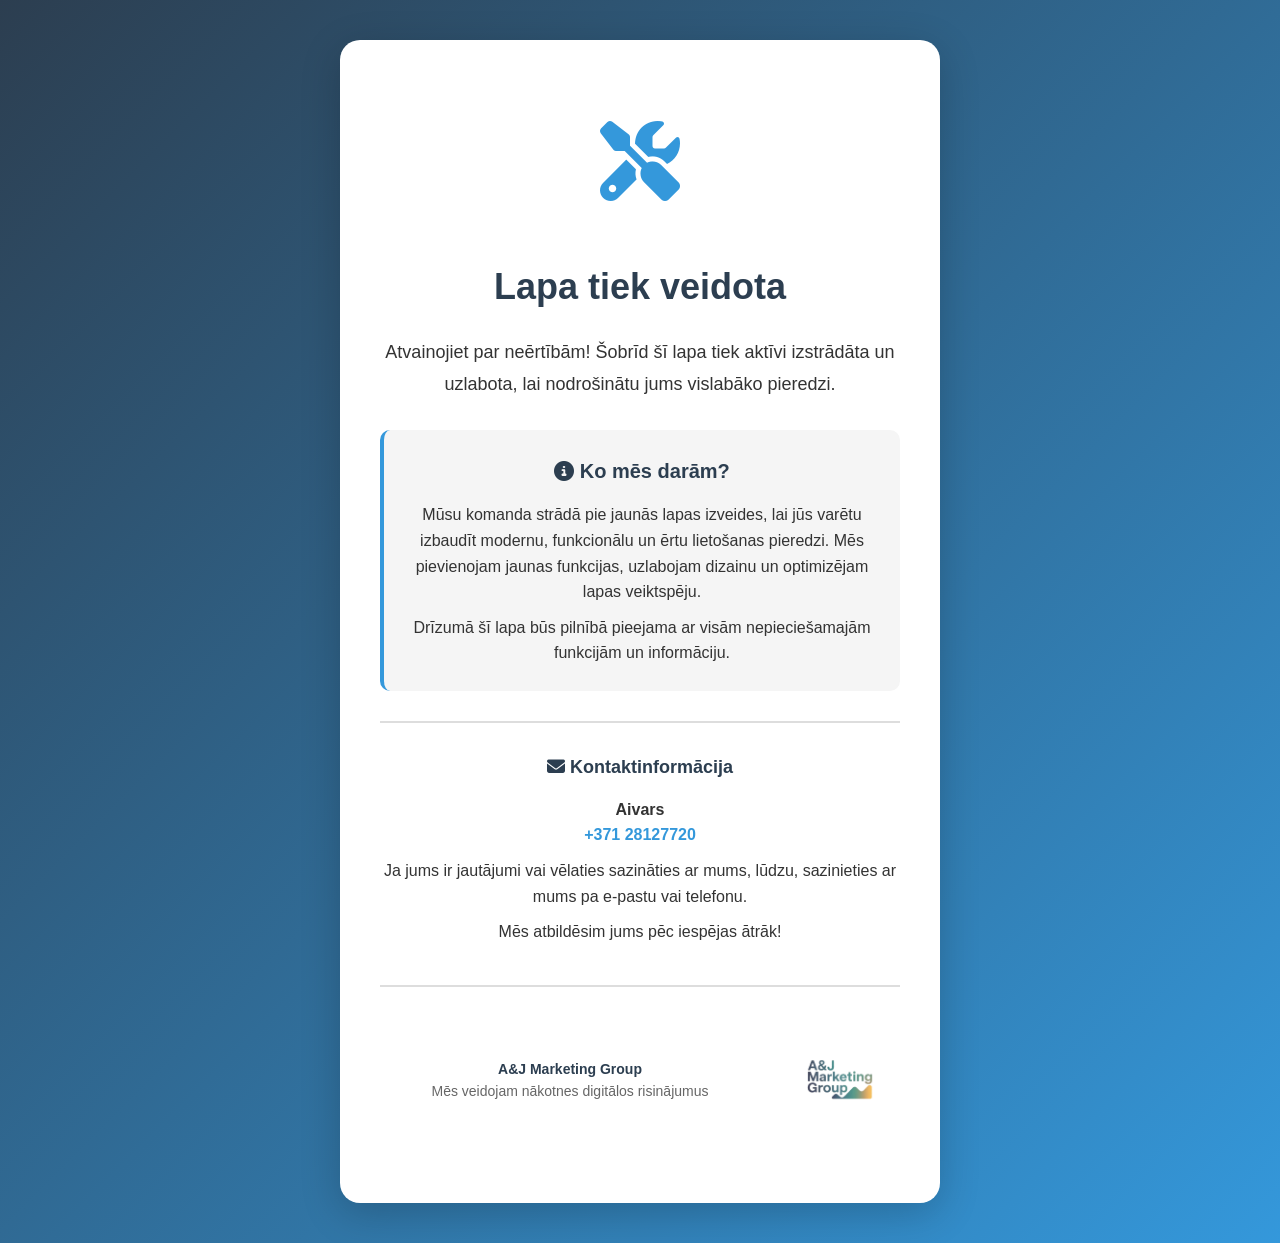
<file: under-construction.html>
<!DOCTYPE html>
<html lang="lv">
<head>
    <meta charset="UTF-8">
    <meta name="viewport" content="width=device-width, initial-scale=1.0">
    <title>Lapa tiek veidota - A&J Marketing Group</title>
    <link rel="stylesheet" href="styles.css">
    <link rel="stylesheet" href="https://cdnjs.cloudflare.com/ajax/libs/font-awesome/6.4.0/css/all.min.css">
    <style>
        .construction-container {
            min-height: 100vh;
            display: flex;
            flex-direction: column;
            justify-content: center;
            align-items: center;
            background: linear-gradient(135deg, var(--primary-color) 0%, var(--secondary-color) 100%);
            padding: 40px 20px;
            text-align: center;
        }

        .construction-content {
            background: var(--white);
            border-radius: 20px;
            padding: 60px 40px;
            max-width: 600px;
            width: 100%;
            box-shadow: 0 10px 40px rgba(0, 0, 0, 0.2);
            animation: fadeInUp 0.8s ease-out;
        }

        @keyframes fadeInUp {
            from {
                opacity: 0;
                transform: translateY(30px);
            }
            to {
                opacity: 1;
                transform: translateY(0);
            }
        }

        .construction-logo {
            margin-bottom: 30px;
        }

        .construction-logo img {
            max-width: 700px;
            height: auto;
        }

        .construction-icon {
            font-size: 80px;
            color: var(--secondary-color);
            margin-bottom: 30px;
            animation: pulse 2s ease-in-out infinite;
        }

        @keyframes pulse {
            0%, 100% {
                transform: scale(1);
            }
            50% {
                transform: scale(1.1);
            }
        }

        .construction-title {
            font-size: 36px;
            color: var(--primary-color);
            margin-bottom: 20px;
            font-weight: 700;
        }

        .construction-text {
            font-size: 18px;
            color: var(--text-color);
            line-height: 1.8;
            margin-bottom: 30px;
        }

        .construction-info {
            background: var(--light-gray);
            border-radius: 10px;
            padding: 25px;
            margin-top: 30px;
            border-left: 4px solid var(--secondary-color);
        }

        .construction-info h3 {
            font-size: 20px;
            color: var(--primary-color);
            margin-bottom: 15px;
            font-weight: 600;
        }

        .construction-info p {
            font-size: 16px;
            color: var(--text-color);
            line-height: 1.6;
            margin-bottom: 10px;
        }

        .construction-info p:last-child {
            margin-bottom: 0;
        }

        .construction-contact {
            margin-top: 30px;
            padding-top: 30px;
            border-top: 2px solid var(--border-color);
        }

        .construction-contact p {
            font-size: 16px;
            color: var(--text-color);
            margin-bottom: 10px;
        }

        .construction-contact a {
            color: var(--secondary-color);
            text-decoration: none;
            font-weight: 600;
            transition: color 0.3s;
        }

        .construction-contact a:hover {
            color: var(--primary-color);
            text-decoration: underline;
        }

        .construction-company {
            margin-top: 40px;
            padding-top: 30px;
            border-top: 2px solid var(--border-color);
            font-size: 14px;
            color: #666;
            display: flex;
            align-items: center;
            justify-content: space-between;
            gap: 20px;
        }

        .construction-company-content {
            flex: 1;
        }

        .construction-company strong {
            color: var(--primary-color);
            font-weight: 600;
        }

        .construction-company-logo {
            flex-shrink: 0;
        }

        .construction-company-logo img {
            max-width: 120px;
            height: auto;
        }

        @media (max-width: 768px) {
            .construction-content {
                padding: 40px 25px;
            }

            .construction-title {
                font-size: 28px;
            }

            .construction-text {
                font-size: 16px;
            }

            .construction-icon {
                font-size: 60px;
            }

            .construction-company {
                flex-direction: column;
                text-align: center;
            }

            .construction-company-logo img {
                max-width: 100px;
            }
        }
    </style>
</head>
<body>
    <div class="construction-container">
        <div class="construction-content">
            <div class="construction-icon">
                <i class="fas fa-tools"></i>
            </div>
            
            <h1 class="construction-title">Lapa tiek veidota</h1>
            
            <p class="construction-text">
                Atvainojiet par neērtībām! Šobrīd šī lapa tiek aktīvi izstrādāta un uzlabota, lai nodrošinātu jums vislabāko pieredzi.
            </p>
            
            <div class="construction-info">
                <h3><i class="fas fa-info-circle"></i> Ko mēs darām?</h3>
                <p>
                    Mūsu komanda strādā pie jaunās lapas izveides, lai jūs varētu izbaudīt modernu, funkcionālu un ērtu lietošanas pieredzi. Mēs pievienojam jaunas funkcijas, uzlabojam dizainu un optimizējam lapas veiktspēju.
                </p>
                <p>
                    Drīzumā šī lapa būs pilnībā pieejama ar visām nepieciešamajām funkcijām un informāciju.
                </p>
            </div>
            
            <div class="construction-contact">
                <h3 style="font-size: 18px; color: var(--primary-color); margin-bottom: 15px;">
                    <i class="fas fa-envelope"></i> Kontaktinformācija
                </h3>
                <p>
                    <strong>Aivars</strong><br>
                    <a href="tel:+37128127720">+371 28127720</a>
                </p>
                <p>
                    Ja jums ir jautājumi vai vēlaties sazināties ar mums, lūdzu, sazinieties ar mums pa e-pastu vai telefonu.
                </p>
                <p>
                    Mēs atbildēsim jums pēc iespējas ātrāk!
                </p>
            </div>
            
            <div class="construction-company">
                <div class="construction-company-content">
                    <p><strong>A&J Marketing Group</strong></p>
                    <p>Mēs veidojam nākotnes digitālos risinājumus</p>
                </div>
                <div class="construction-company-logo">
                    <img src="ajm2.png" alt="A&J Marketing Group">
                </div>
            </div>
        </div>
    </div>
</body>
</html>
</file>
<file: styles.css>
* {
    margin: 0;
    padding: 0;
    box-sizing: border-box;
}

:root {
    --primary-color: #2c3e50;
    --secondary-color: #3498db;
    --accent-color: #e74c3c;
    --text-color: #333;
    --light-gray: #f5f5f5;
    --border-color: #ddd;
    --success-color: #27ae60;
    --white: #ffffff;
    --shadow: 0 2px 10px rgba(0, 0, 0, 0.1);
    --shadow-hover: 0 4px 20px rgba(0, 0, 0, 0.15);
}

html {
    overflow-x: hidden;
    width: 100%;
    max-width: 100%;
}

body {
    font-family: 'Segoe UI', Tahoma, Geneva, Verdana, sans-serif;
    color: var(--text-color);
    line-height: 1.6;
    background-color: var(--white);
    overflow-x: hidden;
    width: 100%;
    max-width: 100%;
}

.container {
    max-width: 1200px;
    margin: 0 auto;
    padding: 0 20px;
    width: 100%;
    box-sizing: border-box;
    overflow-x: hidden;
}

section {
    width: 100%;
    max-width: 100%;
    overflow-x: hidden;
}

/* Header Styles */
.header {
    background: #0f4c87;
    box-shadow: var(--shadow);
    position: sticky;
    top: 0;
    z-index: 1000;
    width: 100%;
    max-width: 100%;
    overflow-x: hidden;
}

.top-bar {
    background: var(--primary-color);
    color: var(--white);
    padding: 12px 0;
    font-size: 16px;
}

.top-bar-content {
    display: flex;
    justify-content: space-between;
    align-items: center;
}

.top-bar-right {
    display: flex;
    gap: 20px;
    align-items: center;
}

.language-selector select {
    background: transparent;
    color: var(--white);
    border: 1px solid rgba(255, 255, 255, 0.3);
    padding: 4px 8px;
    border-radius: 4px;
    cursor: pointer;
}

.sale-banner a {
    color: var(--white);
    text-decoration: none;
    background: var(--accent-color);
    padding: 6px 15px;
    border-radius: 4px;
    transition: opacity 0.3s;
    display: inline-block;
    font-size: 14px;
}

.sale-banner a strong {
    font-weight: bold;
}

.sale-banner a:hover {
    opacity: 0.9;
}

.main-header {
    padding: 25px 0;
    width: 100%;
    max-width: 100%;
    overflow-x: hidden;
}

.header-content {
    display: flex;
    align-items: center;
    justify-content: space-between;
    gap: 30px;
    width: 100%;
    max-width: 100%;
    overflow-x: hidden;
}

.logo h1 {
    font-size: 42px;
    color: var(--white);
    font-weight: bold;
}

.logo-image {
    height: 50px;
    width: auto;
    max-width: 200px;
    object-fit: contain;
}

.main-nav ul {
    display: flex;
    list-style: none;
    gap: 25px;
    align-items: center;
}

.main-nav a {
    text-decoration: none;
    color: var(--white);
    font-weight: 500;
    font-size: 16px;
    transition: color 0.3s;
    display: flex;
    align-items: center;
    gap: 5px;
    padding: 8px 0;
}

.main-nav a:hover {
    color: var(--secondary-color);
}

.main-nav li.has-dropdown {
    position: relative;
}

.main-nav .dropdown {
    position: absolute;
    top: 100%;
    left: 0;
    background: var(--white);
    box-shadow: var(--shadow);
    list-style: none;
    min-width: 200px;
    padding: 10px 0;
    display: none;
    margin-top: 10px;
    border-radius: 4px;
}

.main-nav li.has-dropdown:hover .dropdown {
    display: block;
}

.main-nav .dropdown li {
    padding: 0;
}

.main-nav .dropdown a {
    padding: 10px 20px;
    display: block;
}

.main-nav .dropdown a:hover {
    background: var(--light-gray);
}

.header-actions {
    display: flex;
    align-items: center;
    gap: 20px;
}

.cart-icon,
.compare-icon {
    position: relative;
    font-size: 28px;
    color: var(--white);
    cursor: pointer;
    transition: color 0.3s;
    padding: 8px;
}

.cart-icon:hover,
.compare-icon:hover {
    color: var(--secondary-color);
}

.header-menu-dropdown-wrapper {
    position: relative;
    display: none;
}

.header-menu-toggle {
    background: transparent;
    border: none;
    color: var(--white);
    font-size: 24px;
    cursor: pointer;
    padding: 8px;
    display: flex;
    align-items: center;
    justify-content: center;
    width: 40px;
    height: 40px;
}

.header-menu-dropdown {
    position: absolute;
    top: 100%;
    right: 0;
    background: rgba(15, 76, 135, 0.98);
    backdrop-filter: blur(10px);
    border: 1px solid rgba(255, 255, 255, 0.3);
    border-radius: 0 0 8px 8px;
    min-width: 200px;
    max-height: 0;
    overflow: hidden;
    transition: max-height 0.3s ease, padding 0.3s ease, opacity 0.3s ease, visibility 0.3s ease;
    margin-top: 10px;
    box-shadow: 0 4px 20px rgba(0, 0, 0, 0.4);
    z-index: 1000;
    opacity: 0;
    visibility: hidden;
}

.header-menu-dropdown.active {
    max-height: 400px;
    padding: 10px 0;
    opacity: 1;
    visibility: visible;
}

.header-menu-dropdown ul {
    list-style: none;
    margin: 0;
    padding: 0;
}

.header-menu-dropdown ul li {
    margin: 0;
}

.header-menu-dropdown ul li a {
    display: block;
    padding: 12px 20px;
    color: rgba(255, 255, 255, 0.8);
    text-decoration: none;
    transition: background 0.3s;
}

.header-menu-dropdown ul li a:hover {
    background: rgba(255, 255, 255, 0.1);
    color: var(--white);
}

.cart-count,
.compare-count {
    position: absolute;
    top: -8px;
    right: -8px;
    background: var(--accent-color);
    color: var(--white);
    border-radius: 50%;
    width: 20px;
    height: 20px;
    display: flex;
    align-items: center;
    justify-content: center;
    font-size: 12px;
    font-weight: bold;
}

.menu-toggle {
    display: none;
    font-size: 24px;
    color: var(--white);
    cursor: pointer;
}

.main-nav .has-submenu {
    position: relative;
}

.main-nav .submenu {
    position: absolute;
    left: 100%;
    top: 0;
    background: var(--white);
    box-shadow: var(--shadow);
    list-style: none;
    min-width: 200px;
    padding: 10px 0;
    display: none;
    margin-left: 10px;
    border-radius: 4px;
}

.main-nav .has-submenu:hover .submenu {
    display: block;
}

/* Hero Banner Section */
.hero-banner-section {
    background: #2c3e50;
    padding: 40px 0;
    margin-bottom: 0;
    overflow: hidden;
}

.hero-carousel-wrapper {
    position: relative;
    width: 100%;
    overflow: hidden;
}

.hero-carousel-track {
    display: flex;
    transition: transform 0.8s ease-in-out;
    width: 300%;
}

.hero-slide {
    width: 33.333%;
    flex-shrink: 0;
    min-width: 33.333%;
}

.hero-banner {
    display: flex;
    align-items: center;
    justify-content: space-between;
    gap: 40px;
}

.hero-image {
    flex: 0 0 auto;
    max-width: 35%;
    display: flex;
    justify-content: flex-end;
    margin-right: 0;
}

.hero-image img {
    max-width: 100%;
    max-height: 400px;
    height: auto;
    object-fit: contain;
}

@media (min-width: 1025px) {
    .hero-image-express {
        max-width: 50% !important;
        flex: 0 0 50% !important;
    }

    .hero-image-express img {
        max-width: 100%;
        max-height: 450px !important;
        width: auto;
        height: auto;
        object-fit: contain;
    }
}

.hero-image-large {
    justify-content: center !important;
    max-width: 100% !important;
}

.hero-image-large img {
    transform: scale(0.88);
    transform-origin: center;
}

.hero-text {
    flex: 1;
    max-width: 50%;
}

.hero-text h2 {
    font-size: 18px;
    color: var(--white);
    margin-bottom: 20px;
    font-weight: 400;
    text-decoration: underline;
    text-underline-offset: 8px;
}

.hero-text h3 {
    font-size: 64px;
    color: var(--white);
    margin-bottom: 40px;
    font-weight: bold;
    line-height: 1.1;
    text-transform: uppercase;
    letter-spacing: 2px;
}

.hero-buttons {
    display: flex;
    gap: 15px;
}

.btn {
    padding: 12px 30px;
    border: none;
    border-radius: 5px;
    font-size: 16px;
    font-weight: 600;
    cursor: pointer;
    text-decoration: none;
    display: inline-block;
    transition: all 0.3s;
}

.btn-primary {
    background: var(--accent-color);
    color: var(--white);
}

.btn-primary:hover {
    background: #c0392b;
    transform: translateY(-2px);
}

.btn-secondary {
    background: transparent;
    color: var(--white);
    border: 2px solid var(--white);
}

.btn-secondary:hover {
    background: var(--white);
    color: #e74c3c;
}

/* Product Categories Grid Section */
.categories-grid-section {
    padding: 0;
    background: var(--white);
    margin-top: 0;
    width: 100%;
    overflow: hidden;
}

.categories-grid-section .container {
    max-width: 100%;
    padding: 0;
    margin: 0;
    width: 100%;
}

.categories-grid {
    display: grid;
    grid-template-columns: 1fr 1fr;
    gap: 0;
    height: 800px;
    width: 100%;
    margin: 0;
    padding: 0;
}

.category-card-large {
    grid-row: 1 / 3;
    height: 100%;
    overflow: hidden;
    position: relative;
    cursor: pointer;
    margin: 0;
    padding: 0;
}

.category-cards-right {
    display: grid;
    grid-template-columns: 1fr;
    grid-template-rows: 1fr 1fr;
    gap: 0;
    height: 100%;
    min-height: 0;
    align-content: stretch;
}

.category-card-small {
    height: 100%;
    overflow: hidden;
    position: relative;
    cursor: pointer;
    margin: 0;
    padding: 0;
    min-height: 0;
}

.category-card-small:first-child {
    grid-row: 1;
}

.category-card-small:last-child {
    grid-row: 2;
}

.category-image {
    position: relative;
    width: 100%;
    height: 100%;
    overflow: hidden;
    background: #f0f0f0;
}

.category-image::before {
    content: '';
    position: absolute;
    top: 0;
    left: 0;
    width: 100%;
    height: 100%;
    background: rgba(0, 0, 0, 0.25);
    z-index: 1;
    pointer-events: none;
}

.category-image img {
    width: 100%;
    height: 100%;
    object-fit: cover;
    transition: transform 0.4s ease;
    display: block;
    margin: 0;
    padding: 0;
    border: none;
}

.category-card-small .category-image img {
    object-position: center;
}

.category-card-large:hover .category-image img,
.category-card-small:hover .category-image img {
    transform: scale(1.08);
}

.category-label {
    position: absolute;
    top: 20px;
    left: 20px;
    background: var(--white);
    color: var(--text-color);
    padding: 10px 20px;
    font-size: 13px;
    font-weight: 600;
    text-transform: uppercase;
    letter-spacing: 1.5px;
    z-index: 2;
    box-shadow: 0 2px 10px rgba(0, 0, 0, 0.15);
    border-radius: 2px;
    white-space: nowrap;
}

.category-label-center {
    left: 50%;
    transform: translateX(-50%);
}

/* Promotional Blocks Section */
.promo-blocks-section {
    padding: 40px 0;
    background: var(--white);
    position: relative;
}

.promo-blocks-section .container {
    max-width: 1400px;
    padding: 0 15px;
}

/* Carousel Styles */
.carousel-wrapper {
    position: relative;
    overflow: visible;
    padding: 0 5px;
}

.carousel-container {
    overflow: visible;
    position: relative;
    width: 100%;
}

.carousel-track {
    display: flex;
    transition: transform 0.5s ease-in-out;
    gap: 20px;
    cursor: grab;
    user-select: none;
    width: 100%;
    justify-content: flex-start;
}

.carousel-track:active {
    cursor: grabbing;
}

.promo-carousel .carousel-track {
    gap: 3px;
}

.quick-links-carousel .carousel-track {
    gap: 20px;
}

.promo-block {
    width: calc((100% - 9px) / 4);
    flex-shrink: 0;
    flex-grow: 0;
}

.quick-link-item {
    min-width: calc(20% - 16px);
    flex-shrink: 0;
}

.carousel-btn {
    position: absolute;
    top: 50%;
    transform: translateY(-50%);
    background: linear-gradient(135deg, var(--secondary-color) 0%, #2980b9 100%);
    border: none;
    border-radius: 50%;
    width: 50px;
    height: 50px;
    display: flex;
    align-items: center;
    justify-content: center;
    cursor: pointer;
    z-index: 10;
    transition: all 0.3s ease;
    box-shadow: 0 4px 15px rgba(52, 152, 219, 0.4);
    opacity: 1;
}

.carousel-btn:disabled {
    opacity: 0.3;
    cursor: not-allowed;
    background: #ccc;
    box-shadow: 0 2px 5px rgba(0, 0, 0, 0.2);
}

.carousel-btn:disabled:hover {
    background: #ccc;
    transform: translateY(-50%) scale(1);
    box-shadow: 0 2px 5px rgba(0, 0, 0, 0.2);
}

.carousel-btn:hover {
    background: linear-gradient(135deg, #2980b9 0%, var(--secondary-color) 100%);
    transform: translateY(-50%) scale(1.1);
    box-shadow: 0 6px 20px rgba(52, 152, 219, 0.6);
}

.carousel-btn:active {
    transform: translateY(-50%) scale(0.95);
}

.carousel-prev {
    left: 0;
}

.carousel-next {
    right: 0;
}

.promo-prev {
    position: absolute;
    top: 50%;
    left: -60px;
    transform: translateY(-50%);
    z-index: 20;
}

.promo-next {
    position: absolute;
    top: 50%;
    right: -60px;
    transform: translateY(-50%);
    z-index: 20;
}

.quick-prev {
    position: absolute;
    top: 50%;
    left: -60px;
    transform: translateY(-50%);
    z-index: 20;
}

.quick-next {
    position: absolute;
    top: 50%;
    right: -60px;
    transform: translateY(-50%);
    z-index: 20;
}

.carousel-btn i {
    font-size: 20px;
    color: var(--white);
    font-weight: bold;
}

.carousel-btn:hover i {
    color: var(--white);
}

.promo-block {
    background: var(--white);
    padding: 50px 40px;
    border-radius: 8px;
    box-shadow: var(--shadow);
    transition: all 0.3s;
    min-width: calc((100% - 45px) / 4);
    height: 280px;
    display: flex;
    flex-direction: column;
    justify-content: space-between;
}

.promo-block:hover {
    transform: translateY(-5px);
    box-shadow: var(--shadow-hover);
}

.promo-block h3 {
    font-size: 28px;
    color: var(--primary-color);
    margin-bottom: 15px;
    font-weight: 600;
}

.promo-block p {
    font-size: 20px;
    color: #666;
    margin-bottom: 25px;
}

.promo-links {
    display: flex;
    flex-direction: column;
    gap: 10px;
}

.promo-links a {
    color: var(--secondary-color);
    text-decoration: none;
    font-weight: 500;
    transition: color 0.3s;
}

.promo-links a:hover {
    color: var(--primary-color);
}

.btn-shop {
    display: inline-block;
    padding: 14px 28px;
    background: var(--secondary-color);
    color: var(--white);
    border-radius: 5px;
    text-decoration: none;
    font-weight: 600;
    transition: background 0.3s;
    text-align: center;
    font-size: 16px;
}

.btn-shop:hover {
    background: #2980b9;
    color: var(--white);
}

/* Quick Links Section */
.quick-links-section {
    padding: 40px 0;
    background: var(--light-gray);
    position: relative;
}

.quick-links-section .container {
    max-width: 1400px;
    padding: 0 15px;
}

.quick-link-item {
    background: var(--white);
    border-radius: 8px;
    overflow: hidden;
    box-shadow: var(--shadow);
    transition: all 0.3s;
    min-width: calc((100% - 63px) / 8);
    height: 200px;
}

.quick-link-item:hover {
    transform: translateY(-5px);
    box-shadow: var(--shadow-hover);
}

.quick-link-item a {
    display: flex;
    flex-direction: column;
    padding: 35px 25px;
    text-decoration: none;
    text-align: center;
    color: var(--text-color);
    height: 100%;
    justify-content: center;
}

.link-text {
    font-size: 20px;
    font-weight: 600;
    color: var(--primary-color);
    margin-bottom: 12px;
}

.link-action {
    font-size: 16px;
    color: var(--secondary-color);
    font-weight: 500;
}

/* Category Section */
.category-section {
    padding: 0 0 60px 0;
    background: var(--light-gray);
}

.section-title {
    font-size: 32px;
    margin-bottom: 40px;
    text-align: center;
    color: var(--primary-color);
}

.category-grid {
    display: grid;
    grid-template-columns: repeat(auto-fit, minmax(200px, 1fr));
    gap: 25px;
}

.category-card {
    background: var(--white);
    padding: 30px 20px;
    text-align: center;
    border-radius: 8px;
    box-shadow: var(--shadow);
    transition: all 0.3s;
}

.category-card:hover {
    transform: translateY(-5px);
    box-shadow: var(--shadow-hover);
}

.category-icon {
    font-size: 48px;
    color: var(--secondary-color);
    margin-bottom: 15px;
    overflow: hidden;
    display: flex;
    justify-content: center;
    align-items: center;
}

.category-icon img {
    width: 180px;
    height: 180px;
    object-fit: contain;
    max-width: 100%;
    max-height: 100%;
}

.category-card h3 {
    font-size: 18px;
    margin-bottom: 15px;
    color: var(--text-color);
}

.category-link {
    color: var(--secondary-color);
    text-decoration: none;
    font-weight: 500;
    display: inline-flex;
    align-items: center;
    gap: 5px;
    transition: gap 0.3s;
}

.category-link:hover {
    gap: 10px;
}

/* Service Features Banner */
.service-features-banner {
    background: #ffd700;
    padding: 25px 0;
    margin: 0;
    overflow: hidden;
}

.features-slider-wrapper {
    overflow: hidden;
    width: 100%;
}

.features-grid {
    display: flex;
    gap: 30px;
    align-items: center;
    width: fit-content;
}

.features-slider {
    display: flex;
    gap: 30px;
    width: fit-content;
}

/* Desktop: use flex for animation */
.features-grid.features-slider {
    display: flex;
    animation: slideFeatures 30s linear infinite;
}

@keyframes slideFeatures {
    0% {
        transform: translateX(0);
    }
    100% {
        transform: translateX(-50%);
    }
}

.feature-item {
    display: flex;
    align-items: center;
    gap: 12px;
    justify-content: center;
    flex: 0 0 auto;
    min-width: fit-content;
}

.feature-icon {
    font-size: 24px;
    color: #333;
    display: flex;
    align-items: center;
    justify-content: center;
}

.feature-text {
    font-size: 14px;
    font-weight: 600;
    color: #333;
    white-space: nowrap;
}

/* Products Section */
.products-section {
    padding: 0 0 40px 0;
    overflow: hidden;
    width: 100%;
    position: relative;
    background: var(--white);
}

.products-section .container {
    max-width: 1400px;
    padding: 0 15px;
    overflow: hidden;
    width: 100%;
    position: relative;
}

.products-nav-tabs {
    display: flex;
    gap: 30px;
    margin-bottom: 30px;
    margin-top: 0;
    margin-left: 0;
    margin-right: 0;
    padding-top: 20px;
    padding-bottom: 20px;
    padding-left: 0;
    padding-right: 0;
    border-bottom: 2px solid #e0e0e0;
    overflow: hidden;
    width: 100%;
    flex-wrap: wrap;
    position: relative;
    z-index: 10;
    background: var(--white);
    min-height: 70px;
}

@media (max-width: 768px) {
    .products-nav-tabs {
        overflow-x: auto;
        overflow-y: hidden;
        flex-wrap: nowrap !important;
        -webkit-overflow-scrolling: touch;
        scroll-behavior: smooth;
        scrollbar-width: none;
        -ms-overflow-style: none;
        gap: 20px;
        padding-left: 0;
        padding-right: 0;
        margin-left: 0;
        margin-right: 0;
        white-space: nowrap;
    }
    
    .products-nav-tabs::-webkit-scrollbar {
        display: none;
    }
    
    .nav-tab {
        flex-shrink: 0 !important;
        flex-grow: 0;
        padding: 15px 0 15px 0;
        font-size: 14px;
        min-width: max-content;
    }
    
    .nav-tab:first-child {
        margin-left: 0;
    }
}

.nav-tab {
    background: none;
    border: none;
    padding: 20px 0 15px 0;
    margin: 0;
    font-size: 16px;
    font-weight: 700;
    color: #333;
    cursor: pointer;
    position: relative;
    text-transform: uppercase;
    transition: color 0.3s;
    white-space: nowrap;
    flex-shrink: 0;
    overflow: visible;
    visibility: visible;
    z-index: 11;
    display: inline-block;
    opacity: 1;
    line-height: 1.8;
    height: auto;
}

.nav-tab:hover {
    color: #20b2aa;
}

.nav-tab.active {
    color: #20b2aa;
}

.nav-tab.active::after {
    content: '';
    position: absolute;
    bottom: -1px;
    left: 0;
    right: 0;
    height: 2px;
    background: #20b2aa;
}

.section-header {
    display: flex;
    justify-content: space-between;
    align-items: center;
    margin-bottom: 40px;
    flex-wrap: wrap;
    gap: 20px;
}

.filter-tabs {
    display: flex;
    gap: 10px;
}

.tab-btn {
    padding: 10px 20px;
    border: 1px solid var(--border-color);
    background: var(--white);
    border-radius: 5px;
    cursor: pointer;
    transition: all 0.3s;
    font-size: 14px;
}

.tab-btn:hover {
    border-color: var(--secondary-color);
    color: var(--secondary-color);
}

.tab-btn.active {
    background: var(--secondary-color);
    color: var(--white);
    border-color: var(--secondary-color);
}

.products-grid {
    display: grid;
    grid-template-columns: repeat(auto-fill, minmax(280px, 1fr));
    gap: 30px;
}

.featured-products-grid {
    grid-template-columns: repeat(4, 1fr);
    gap: 15px;
    max-width: 100%;
    overflow: hidden;
    width: 100%;
    position: relative;
}

.product-card {
    background: var(--white);
    border-radius: 8px;
    overflow: hidden;
    box-shadow: var(--shadow);
    transition: box-shadow 0.3s;
    position: relative;
    width: 100%;
    flex-shrink: 0;
}

.product-card:hover {
    box-shadow: var(--shadow-hover);
}

.product-badges {
    position: absolute;
    top: 10px;
    right: 10px;
    z-index: 10;
    display: flex;
    flex-direction: column;
    gap: 5px;
}

.badge {
    padding: 5px 10px;
    border-radius: 4px;
    font-size: 12px;
    font-weight: bold;
    color: var(--white);
    text-align: center;
}

.badge.new {
    background: #20b2aa;
}

.badge.discount {
    background: #e74c3c;
}

.product-image {
    position: relative;
    overflow: hidden;
    aspect-ratio: 1;
}

.product-image img {
    width: 100%;
    height: 100%;
    object-fit: cover;
    transition: transform 0.3s;
}

.product-card:hover .product-image img {
    transform: scale(1.05);
}


.product-info {
    padding: 15px;
    min-height: auto;
}

.product-brand {
    font-size: 12px;
    color: #999;
    margin-bottom: 5px;
    text-transform: uppercase;
    word-wrap: break-word;
}

.product-name {
    font-size: 14px;
    margin-bottom: 10px;
    color: var(--text-color);
    font-weight: 400;
    line-height: 1.4;
    position: relative;
    word-wrap: break-word;
    white-space: normal;
}

.product-price {
    margin-top: 10px;
}

.current-price {
    font-size: 18px;
    font-weight: bold;
    color: #e74c3c;
    margin-right: 10px;
}

.old-price {
    font-size: 14px;
    color: #999;
    text-decoration: line-through;
}

.carousel-dots {
    display: flex;
    justify-content: center;
    gap: 8px;
    margin-top: 20px;
    margin-bottom: -25px;
    position: relative;
    z-index: 1;
}

.carousel-dots .dot {
    width: 8px;
    height: 8px;
    border-radius: 50%;
    background: #ddd;
    cursor: pointer;
    transition: background 0.3s;
}

.carousel-dots .dot.active {
    background: #20b2aa;
}

/* Products Listing Page Styles */
.breadcrumb-section {
    padding: 15px 0;
    background: var(--light-gray);
    border-bottom: 1px solid var(--border-color);
}

.breadcrumb {
    display: flex;
    align-items: center;
    gap: 8px;
    font-size: 14px;
}

.breadcrumb a {
    color: var(--secondary-color);
    text-decoration: none;
}

.breadcrumb a:hover {
    text-decoration: underline;
}

.breadcrumb span:last-child {
    color: var(--text-color);
}

.page-title-section {
    padding: 30px 0;
    background: var(--white);
}

.page-title {
    font-size: 36px;
    font-weight: 600;
    color: var(--primary-color);
}

.products-listing-section {
    padding: 30px 0 60px 0;
    background: var(--light-gray);
}

.products-listing-wrapper {
    display: grid;
    grid-template-columns: 250px 1fr;
    gap: 30px;
}

/* Sidebar Filters */
.products-sidebar {
    background: var(--white);
    padding: 20px;
    border-radius: 8px;
    box-shadow: var(--shadow);
    height: fit-content;
    position: sticky;
    top: 100px;
}

.filter-section {
    display: flex;
    justify-content: space-between;
    align-items: center;
    margin-bottom: 20px;
    padding-bottom: 15px;
    border-bottom: 1px solid var(--border-color);
}

.filter-title {
    font-size: 20px;
    font-weight: 600;
    color: var(--primary-color);
}

.filter-clear {
    background: none;
    border: none;
    color: var(--secondary-color);
    cursor: pointer;
    font-size: 14px;
    text-decoration: underline;
}

.filter-clear:hover {
    color: var(--primary-color);
}

.filter-group {
    margin-bottom: 25px;
    padding-bottom: 20px;
    border-bottom: 1px solid var(--border-color);
}

.filter-group:last-child {
    border-bottom: none;
}

.filter-group-title {
    font-size: 16px;
    font-weight: 600;
    color: var(--primary-color);
    margin-bottom: 15px;
}

.filter-options {
    display: flex;
    flex-direction: column;
    gap: 10px;
}

.filter-checkbox {
    display: flex;
    align-items: center;
    gap: 8px;
    cursor: pointer;
    font-size: 14px;
    color: var(--text-color);
}

.filter-checkbox input[type="checkbox"] {
    width: 18px;
    height: 18px;
    cursor: pointer;
}

.filter-checkbox .count {
    color: #999;
    margin-left: 5px;
}

.price-filter {
    display: flex;
    flex-direction: column;
    gap: 10px;
}

.price-inputs {
    display: flex;
    align-items: center;
    gap: 10px;
}

.price-input {
    width: 80px;
    padding: 8px;
    border: 1px solid var(--border-color);
    border-radius: 4px;
    font-size: 14px;
}

.price-slider {
    width: 100%;
}

/* Products Main Area */
.products-main {
    background: var(--white);
    padding: 20px;
    border-radius: 8px;
    box-shadow: var(--shadow);
}

.products-toolbar {
    display: flex;
    justify-content: space-between;
    align-items: center;
    margin-bottom: 25px;
    padding-bottom: 15px;
    border-bottom: 1px solid var(--border-color);
    flex-wrap: wrap;
    gap: 15px;
}

.products-count {
    font-size: 14px;
    color: var(--text-color);
}

.toolbar-right {
    display: flex;
    gap: 20px;
    align-items: center;
}

.sort-label,
.show-label {
    display: flex;
    align-items: center;
    gap: 8px;
    font-size: 14px;
    color: var(--text-color);
}

.sort-select,
.show-select {
    padding: 8px 12px;
    border: 1px solid var(--border-color);
    border-radius: 4px;
    font-size: 14px;
    cursor: pointer;
    background: var(--white);
}

.listing-grid {
    display: grid;
    grid-template-columns: repeat(3, 1fr);
    gap: 25px;
}

.listing-card {
    position: relative;
}

.listing-card .product-image {
    aspect-ratio: 1;
    margin-bottom: 15px;
}

.listing-card .product-info {
    padding: 0;
}

.listing-card .product-name {
    font-size: 16px;
    margin-bottom: 10px;
    min-height: 40px;
}

.listing-card .product-price {
    margin-bottom: 8px;
}

.listing-card .current-price {
    font-size: 20px;
}

.listing-card .old-price {
    font-size: 14px;
}

.listing-card .product-tax {
    font-size: 12px;
    color: #999;
    margin-bottom: 15px;
}

.product-actions-listing {
    display: flex;
    gap: 8px;
    margin-bottom: 10px;
}

.btn-add-cart-listing {
    flex: 1;
    padding: 10px;
    background: var(--secondary-color);
    color: var(--white);
    border: none;
    border-radius: 4px;
    cursor: pointer;
    font-weight: 600;
    font-size: 14px;
    transition: background 0.3s;
}

.btn-add-cart-listing:hover {
    background: #2980b9;
}

.btn-wishlist-listing,
.btn-compare-listing {
    width: 40px;
    height: 40px;
    border: 1px solid var(--border-color);
    background: var(--white);
    border-radius: 4px;
    cursor: pointer;
    display: flex;
    align-items: center;
    justify-content: center;
    transition: all 0.3s;
    color: var(--text-color);
}

.btn-wishlist-listing:hover,
.btn-compare-listing:hover {
    border-color: var(--secondary-color);
    color: var(--secondary-color);
}

.btn-buy-now-listing {
    width: 100%;
    padding: 12px;
    background: var(--primary-color);
    color: var(--white);
    border: none;
    border-radius: 4px;
    cursor: pointer;
    font-weight: 600;
    font-size: 14px;
    transition: background 0.3s;
}

.btn-buy-now-listing:hover {
    background: #1a252f;
}

/* Responsive for listing page */
@media (max-width: 1024px) {
    .products-listing-wrapper {
        grid-template-columns: 200px 1fr;
        gap: 20px;
    }

    .listing-grid {
        grid-template-columns: repeat(2, 1fr);
        gap: 20px;
    }
}

@media (max-width: 768px) {
    .products-listing-wrapper {
        grid-template-columns: 1fr;
    }

    .products-sidebar {
        position: static;
    }

    .listing-grid {
        grid-template-columns: 1fr;
    }

    .products-toolbar {
        flex-direction: column;
        align-items: flex-start;
    }
}


/* Promo Sections */
.promo-sections {
    padding: 40px 0 60px 0;
    background: var(--white);
}

.promo-grid {
    display: grid;
    grid-template-columns: repeat(2, 1fr);
    gap: 20px;
    max-width: 1000px;
    margin: 0 auto;
}

.promo-card {
    background: var(--white);
    color: var(--text-color);
    padding: 50px 40px;
    border-radius: 8px;
    text-align: center;
    transition: all 0.3s ease;
    box-shadow: 0 2px 10px rgba(0, 0, 0, 0.1);
    display: flex;
    flex-direction: column;
    justify-content: center;
    align-items: center;
    min-height: 200px;
    border: 2px solid #e0e0e0;
    position: relative;
    overflow: hidden;
}

.promo-card::before {
    content: '';
    position: absolute;
    top: 0;
    left: 0;
    right: 0;
    height: 4px;
    background: linear-gradient(90deg, #20b2aa 0%, var(--secondary-color) 100%);
    transform: scaleX(0);
    transform-origin: left;
    transition: transform 0.3s ease;
}

.promo-card:hover {
    box-shadow: 0 4px 20px rgba(0, 0, 0, 0.15);
    border-color: #20b2aa;
}

.promo-card:hover::before {
    transform: scaleX(1);
}

.promo-card h3 {
    font-size: 28px;
    margin-bottom: 15px;
    font-weight: 700;
    color: var(--primary-color);
    position: relative;
    z-index: 1;
}

.promo-card p {
    font-size: 16px;
    margin-bottom: 30px;
    color: var(--text-color);
    position: relative;
    z-index: 1;
}

.promo-card .btn {
    margin-top: 0;
    padding: 14px 40px;
    background: #20b2aa;
    color: var(--white);
    border: 2px solid #20b2aa;
    font-weight: 600;
    font-size: 16px;
    border-radius: 5px;
    transition: all 0.3s ease;
    text-decoration: none;
    position: relative;
    z-index: 1;
    display: inline-block;
}

.promo-card .btn:hover {
    background: var(--white);
    color: #20b2aa;
    border-color: #20b2aa;
    box-shadow: 0 4px 15px rgba(32, 178, 170, 0.3);
}

@media (max-width: 768px) {
    .promo-grid {
        grid-template-columns: 1fr;
        gap: 15px;
    }
    
    .promo-card {
        padding: 40px 30px;
        min-height: 180px;
    }
    
    .promo-card h3 {
        font-size: 24px;
        margin-bottom: 15px;
    }
    
    .promo-card .btn {
        padding: 12px 35px;
        font-size: 15px;
    }
}

/* Footer */
.footer {
    background: var(--primary-color);
    color: var(--white);
    padding: 50px 0 20px;
}

.footer-content {
    display: grid;
    grid-template-columns: repeat(auto-fit, minmax(250px, 1fr));
    gap: 40px;
    margin-bottom: 40px;
}

.footer-section h4 {
    margin-bottom: 20px;
    font-size: 18px;
}

.footer-section ul {
    list-style: none;
}

.footer-section ul li {
    margin-bottom: 10px;
}

.footer-section a {
    color: rgba(255, 255, 255, 0.8);
    text-decoration: none;
    transition: color 0.3s;
}

.footer-section a:hover {
    color: var(--white);
}

.newsletter-form {
    display: flex;
    gap: 10px;
    margin-top: 15px;
}

.newsletter-form input {
    flex: 1;
    padding: 10px;
    border: 1px solid rgba(255, 255, 255, 0.3);
    border-radius: 5px;
    background: rgba(255, 255, 255, 0.1);
    color: var(--white);
}

.newsletter-form input::placeholder {
    color: rgba(255, 255, 255, 0.6);
}

.newsletter-form button {
    padding: 10px 20px;
    background: var(--accent-color);
    color: var(--white);
    border: none;
    border-radius: 5px;
    cursor: pointer;
    font-weight: 600;
    transition: background 0.3s;
}

.newsletter-form button:hover {
    background: #c0392b;
}

.footer-bottom {
    border-top: 1px solid rgba(255, 255, 255, 0.1);
    padding-top: 20px;
    display: flex;
    justify-content: space-between;
    align-items: center;
    flex-wrap: wrap;
    gap: 20px;
}

.payment-methods {
    display: flex;
    gap: 15px;
    font-size: 32px;
}

.copyright {
    color: rgba(255, 255, 255, 0.7);
    font-size: 14px;
}

/* Mobile Footer */
.mobile-footer {
    display: none;
    position: fixed;
    bottom: 0;
    left: 0;
    right: 0;
    background: var(--primary-color);
    border-top: 1px solid rgba(255, 255, 255, 0.1);
    padding: 10px 0;
    z-index: 999;
    box-shadow: 0 -2px 10px rgba(0, 0, 0, 0.1);
}

.mobile-footer-content {
    display: flex;
    justify-content: flex-end;
    align-items: center;
    gap: 20px;
    padding: 0 20px;
}

.mobile-menu-toggle-footer {
    background: transparent;
    border: none;
    color: var(--white);
    display: flex;
    align-items: center;
    justify-content: center;
    cursor: pointer;
    font-size: 20px;
    padding: 8px;
    width: 40px;
    height: 40px;
}

.mobile-footer-dropdown {
    position: absolute;
    bottom: 100%;
    right: 0;
    background: rgba(15, 76, 135, 0.98);
    backdrop-filter: blur(10px);
    border: 1px solid rgba(255, 255, 255, 0.3);
    border-radius: 8px 8px 0 0;
    min-width: 200px;
    max-height: 0;
    overflow: hidden;
    transition: max-height 0.3s ease, padding 0.3s ease, opacity 0.3s ease, visibility 0.3s ease;
    margin-bottom: 10px;
    margin-right: 0;
    box-shadow: 0 -4px 20px rgba(0, 0, 0, 0.4);
    z-index: 1000;
    opacity: 0;
    visibility: hidden;
}

.mobile-footer-dropdown.active {
    max-height: 400px;
    padding: 10px 0;
    opacity: 1;
    visibility: visible;
}

.mobile-footer-dropdown ul {
    list-style: none;
    margin: 0;
    padding: 0;
}

.mobile-footer-dropdown ul li {
    margin: 0;
}

.mobile-footer-dropdown ul li a {
    display: block;
    padding: 12px 20px;
    color: rgba(255, 255, 255, 0.8);
    text-decoration: none;
    transition: background 0.3s;
}

.mobile-footer-dropdown ul li a:hover {
    background: rgba(255, 255, 255, 0.1);
    color: var(--white);
}

.mobile-footer-cart {
    position: relative;
    z-index: 1001;
}

.mobile-cart-icon {
    position: relative;
    font-size: 24px;
    color: var(--white);
    cursor: pointer;
    padding: 8px;
}

.mobile-cart-count {
    position: absolute;
    top: 0;
    right: 0;
    background: var(--accent-color);
    color: var(--white);
    border-radius: 50%;
    width: 20px;
    height: 20px;
    display: none;
    align-items: center;
    justify-content: center;
    font-size: 12px;
    font-weight: bold;
}

/* Responsive Design */
@media (max-width: 768px) {
    .main-header {
        padding: 15px 0;
    }

    .header-content {
        flex-wrap: nowrap;
        justify-content: space-between;
        overflow-x: hidden;
        width: 100%;
        max-width: 100%;
    }

    .container {
        padding: 0 15px;
    }

    .logo {
        order: 1;
        flex: 0 0 auto;
    }

    .main-nav {
        order: 3;
        width: 100%;
        display: none;
    }

    .main-nav.mobile-open {
        display: block;
        order: 3;
        width: 100%;
        margin-top: 15px;
    }

    .main-nav ul {
        flex-wrap: wrap;
        justify-content: center;
    }

    .header-actions {
        order: 2;
        flex: 0 0 auto;
        gap: 10px;
    }

    .compare-icon {
        display: none !important;
        position: absolute;
        width: 0;
        height: 0;
        padding: 0;
        margin: 0;
        overflow: hidden;
        visibility: hidden;
        opacity: 0;
    }

    .header-menu-dropdown-wrapper {
        display: block;
    }

    .menu-toggle {
        display: block;
        color: var(--white);
    }
    
    .main-nav:not(.mobile-open) {
        display: none;
    }

    .hero-text h2 {
        font-size: 32px;
    }

    .hero-text h3 {
        font-size: 22px;
    }

    .hero-banner {
        flex-direction: column;
        min-height: auto;
        height: auto;
    }

    .hero-banner-section {
        padding: 30px 0;
    }

    .hero-text {
        max-width: 100%;
        text-align: center;
        margin-top: 0 !important;
        padding-top: 0 !important;
    }

    .hero-image,
    .hero-image-express {
        max-width: 100% !important;
        width: 100% !important;
        margin-top: -10px;
        margin-bottom: 0 !important;
        max-height: 300px !important;
        height: 300px !important;
        min-height: 300px !important;
        overflow: hidden;
        display: flex;
        align-items: center;
        justify-content: center;
        flex: 0 0 300px !important;
        padding: 0 !important;
    }

    .hero-image img,
    .hero-image-express img {
        max-height: 300px !important;
        height: auto !important;
        width: auto;
        max-width: 100%;
        object-fit: contain;
    }

    .hero-image-large {
        max-width: 100% !important;
        max-height: 300px !important;
        justify-content: center !important;
        overflow: hidden;
    }

    .hero-image-large img {
        max-width: 100% !important;
        max-height: 300px !important;
        width: auto;
        height: auto;
        transform: none !important;
        object-fit: contain;
    }

    .categories-grid {
        grid-template-columns: 1fr;
        height: auto;
    }

    .category-card-large {
        grid-row: auto;
        height: 400px;
    }

    .category-card-small {
        height: 50%;
    }

    .category-icon img {
        width: 120px;
        height: 120px;
    }

    .promo-block {
        min-width: calc(50% - 12px);
    }
    
    .carousel-wrapper {
        padding: 0 45px;
    }

    .quick-link-item {
        min-width: calc(33.333% - 14px);
    }

    .promo-prev,
    .quick-prev {
        left: -45px;
    }

    .promo-next,
    .quick-next {
        right: -45px;
    }

    .products-grid {
        grid-template-columns: repeat(auto-fill, minmax(250px, 1fr));
        gap: 20px;
    }
    
    .featured-products-grid {
        grid-template-columns: repeat(2, 1fr);
        gap: 15px;
        overflow: hidden;
        width: 100%;
        position: relative;
    }
    
    .products-section {
        overflow: hidden;
        width: 100%;
        position: relative;
    }
    
    .products-section .container {
        overflow: hidden;
        width: 100%;
        position: relative;
    }

    .section-header {
        flex-direction: column;
        align-items: flex-start;
    }

    .footer-bottom {
        flex-direction: column;
        text-align: center;
    }
}

@media (max-width: 480px) {
    .top-bar-content {
        flex-direction: column;
        gap: 10px;
        text-align: center;
    }

    .promo-block {
        min-width: 100%;
    }

    .quick-link-item {
        min-width: calc(50% - 10px);
    }

    .category-grid {
        grid-template-columns: repeat(auto-fit, minmax(150px, 1fr));
    }

    .products-grid {
        grid-template-columns: 1fr;
    }
    
    .featured-products-grid {
        grid-template-columns: 1fr;
        gap: 15px;
        overflow: hidden;
        width: 100%;
        position: relative;
    }
    
    .products-section {
        overflow: hidden;
        width: 100%;
        position: relative;
    }
    
    .products-section .container {
        overflow: hidden;
        width: 100%;
        position: relative;
    }

    .hero-buttons {
        flex-direction: column;
    }

    .hero-image,
    .hero-image-express {
        max-width: 100% !important;
        width: 100% !important;
        margin-top: -10px;
        margin-bottom: 0 !important;
        max-height: 300px !important;
        height: 300px !important;
        min-height: 300px !important;
        overflow: hidden;
        display: flex;
        align-items: center;
        justify-content: center;
        flex: 0 0 300px !important;
        padding: 0 !important;
    }

    .hero-image img,
    .hero-image-express img {
        max-height: 300px !important;
        height: auto !important;
        max-width: 100% !important;
        width: auto;
        object-fit: contain;
    }

    .hero-image-large {
        max-width: 100% !important;
        max-height: 300px !important;
        justify-content: center !important;
        overflow: hidden;
    }

    .hero-image-large img {
        max-width: 100% !important;
        max-height: 300px !important;
        transform: none !important;
        object-fit: contain;
    }

    .categories-grid {
        grid-template-columns: 1fr;
    }

    .category-card-large,
    .category-card-small {
        height: 100%;
    }

    .category-icon img {
        width: 100px;
        height: 100px;
    }

    .mobile-footer {
        display: none !important;
    }

    .mobile-footer-dropdown {
        min-width: 180px;
        max-width: calc(100vw - 40px);
        right: 10px;
    }

    .mobile-footer-dropdown.active {
        max-height: 300px;
    }

    .features-slider-wrapper {
        overflow: hidden;
    }

    .features-grid.features-slider {
        display: flex !important;
        grid-template-columns: none;
        animation: slideFeatures 30s linear infinite;
        gap: 30px;
    }

    .feature-item {
        flex: 0 0 auto;
        min-width: 200px;
    }

    .carousel-wrapper {
        padding: 0 40px;
    }

    .carousel-btn {
        width: 35px;
        height: 35px;
    }

    .promo-prev,
    .quick-prev {
        left: -40px;
    }

    .promo-next,
    .quick-next {
        right: -40px;
    }
}

/* Cookie Disclaimer Popup */
.cookie-popup-overlay {
    position: fixed;
    top: 0;
    left: 0;
    right: 0;
    bottom: 0;
    background: rgba(0, 0, 0, 0.5);
    backdrop-filter: blur(8px);
    -webkit-backdrop-filter: blur(8px);
    z-index: 10000;
    display: flex;
    align-items: flex-end;
    justify-content: center;
    padding: 20px;
    opacity: 0;
    visibility: hidden;
    transition: opacity 0.3s ease, visibility 0.3s ease;
}

.cookie-popup-overlay.active {
    opacity: 1;
    visibility: visible;
}

body.cookie-popup-active {
    overflow: hidden;
}

body.cookie-popup-active > *:not(.cookie-popup-overlay) {
    filter: blur(2px);
    transition: filter 0.3s ease;
}

.cookie-popup {
    background: var(--white);
    border-radius: 12px 12px 0 0;
    max-width: 800px;
    width: 100%;
    max-height: 90vh;
    overflow-y: auto;
    box-shadow: 0 -4px 20px rgba(0, 0, 0, 0.3);
    transform: translateY(100%);
    transition: transform 0.3s ease;
    position: relative;
}

.cookie-popup-overlay.active .cookie-popup {
    transform: translateY(0);
}

.cookie-popup-content {
    padding: 30px;
}

.cookie-popup-content h3 {
    font-size: 24px;
    font-weight: bold;
    margin-bottom: 20px;
    color: var(--text-color);
}

.cookie-popup-content p {
    font-size: 14px;
    line-height: 1.6;
    margin-bottom: 15px;
    color: var(--text-color);
}

.cookie-popup-content .cookie-link {
    color: var(--secondary-color);
    text-decoration: underline;
    transition: color 0.3s;
}

.cookie-popup-content .cookie-link:hover {
    color: var(--primary-color);
}

.cookie-popup-buttons {
    display: flex;
    flex-wrap: wrap;
    gap: 12px;
    padding: 20px 30px;
    background: var(--light-gray);
    border-top: 1px solid var(--border-color);
    border-radius: 0 0 12px 12px;
}

.cookie-btn {
    padding: 12px 24px;
    border: none;
    border-radius: 6px;
    font-size: 14px;
    font-weight: 600;
    cursor: pointer;
    transition: all 0.3s ease;
    flex: 1;
    min-width: 150px;
    text-align: center;
    -webkit-tap-highlight-color: transparent;
    touch-action: manipulation;
    user-select: none;
}

.cookie-btn-primary {
    background: var(--secondary-color);
    color: var(--white);
}

.cookie-btn-primary:hover {
    background: #2980b9;
    transform: translateY(-2px);
    box-shadow: 0 4px 12px rgba(52, 152, 219, 0.3);
}

.cookie-btn-secondary {
    background: var(--white);
    color: var(--text-color);
    border: 2px solid var(--border-color);
}

.cookie-btn-secondary:hover {
    background: var(--light-gray);
    border-color: var(--text-color);
}

.cookie-btn-manage {
    background: transparent;
    color: var(--secondary-color);
    border: 2px solid var(--secondary-color);
}

.cookie-btn-manage:hover {
    background: var(--secondary-color);
    color: var(--white);
}

/* Responsive Cookie Popup */
@media (max-width: 768px) {
    .cookie-popup-overlay {
        padding: 0;
        align-items: flex-end;
        justify-content: stretch;
        background: rgba(0, 0, 0, 0.7);
        z-index: 99999;
    }

    .cookie-popup {
        border-radius: 16px 16px 0 0;
        max-height: 85vh;
        width: 100%;
        max-width: 100%;
        margin: 0;
        box-shadow: 0 -4px 30px rgba(0, 0, 0, 0.4);
    }

    .cookie-popup-content {
        padding: 20px;
        max-height: calc(85vh - 120px);
        overflow-y: auto;
        -webkit-overflow-scrolling: touch;
    }

    .cookie-popup-content h3 {
        font-size: 20px;
        margin-bottom: 15px;
    }

    .cookie-popup-content p {
        font-size: 13px;
        line-height: 1.5;
        margin-bottom: 12px;
    }

    .cookie-popup-buttons {
        flex-direction: column;
        padding: 15px 20px;
        gap: 10px;
        position: sticky;
        bottom: 0;
        background: var(--light-gray);
        box-shadow: 0 -2px 10px rgba(0, 0, 0, 0.1);
    }

    .cookie-btn {
        width: 100%;
        min-width: unset;
        padding: 14px 20px;
        font-size: 14px;
    }
}

@media (max-width: 480px) {
    .cookie-popup-overlay {
        padding: 0;
    }

    .cookie-popup {
        border-radius: 16px 16px 0 0;
        max-height: 90vh;
    }

    .cookie-popup-content {
        padding: 15px;
        max-height: calc(90vh - 110px);
    }

    .cookie-popup-content h3 {
        font-size: 18px;
        margin-bottom: 12px;
    }

    .cookie-popup-content p {
        font-size: 12px;
        line-height: 1.5;
        margin-bottom: 10px;
    }

    .cookie-popup-content .cookie-link {
        font-size: 12px;
    }

    .cookie-popup-buttons {
        padding: 12px 15px;
        gap: 8px;
    }

    .cookie-btn {
        padding: 12px 18px;
        font-size: 13px;
        font-weight: 600;
    }
}

/* Ensure backdrop blur works on mobile */
@supports (-webkit-backdrop-filter: blur(8px)) or (backdrop-filter: blur(8px)) {
    .cookie-popup-overlay {
        -webkit-backdrop-filter: blur(8px);
        backdrop-filter: blur(8px);
    }
}

/* Fallback for older mobile browsers */
@media (max-width: 768px) {
    .cookie-popup-overlay {
        background: rgba(0, 0, 0, 0.7);
    }
}
</file>
